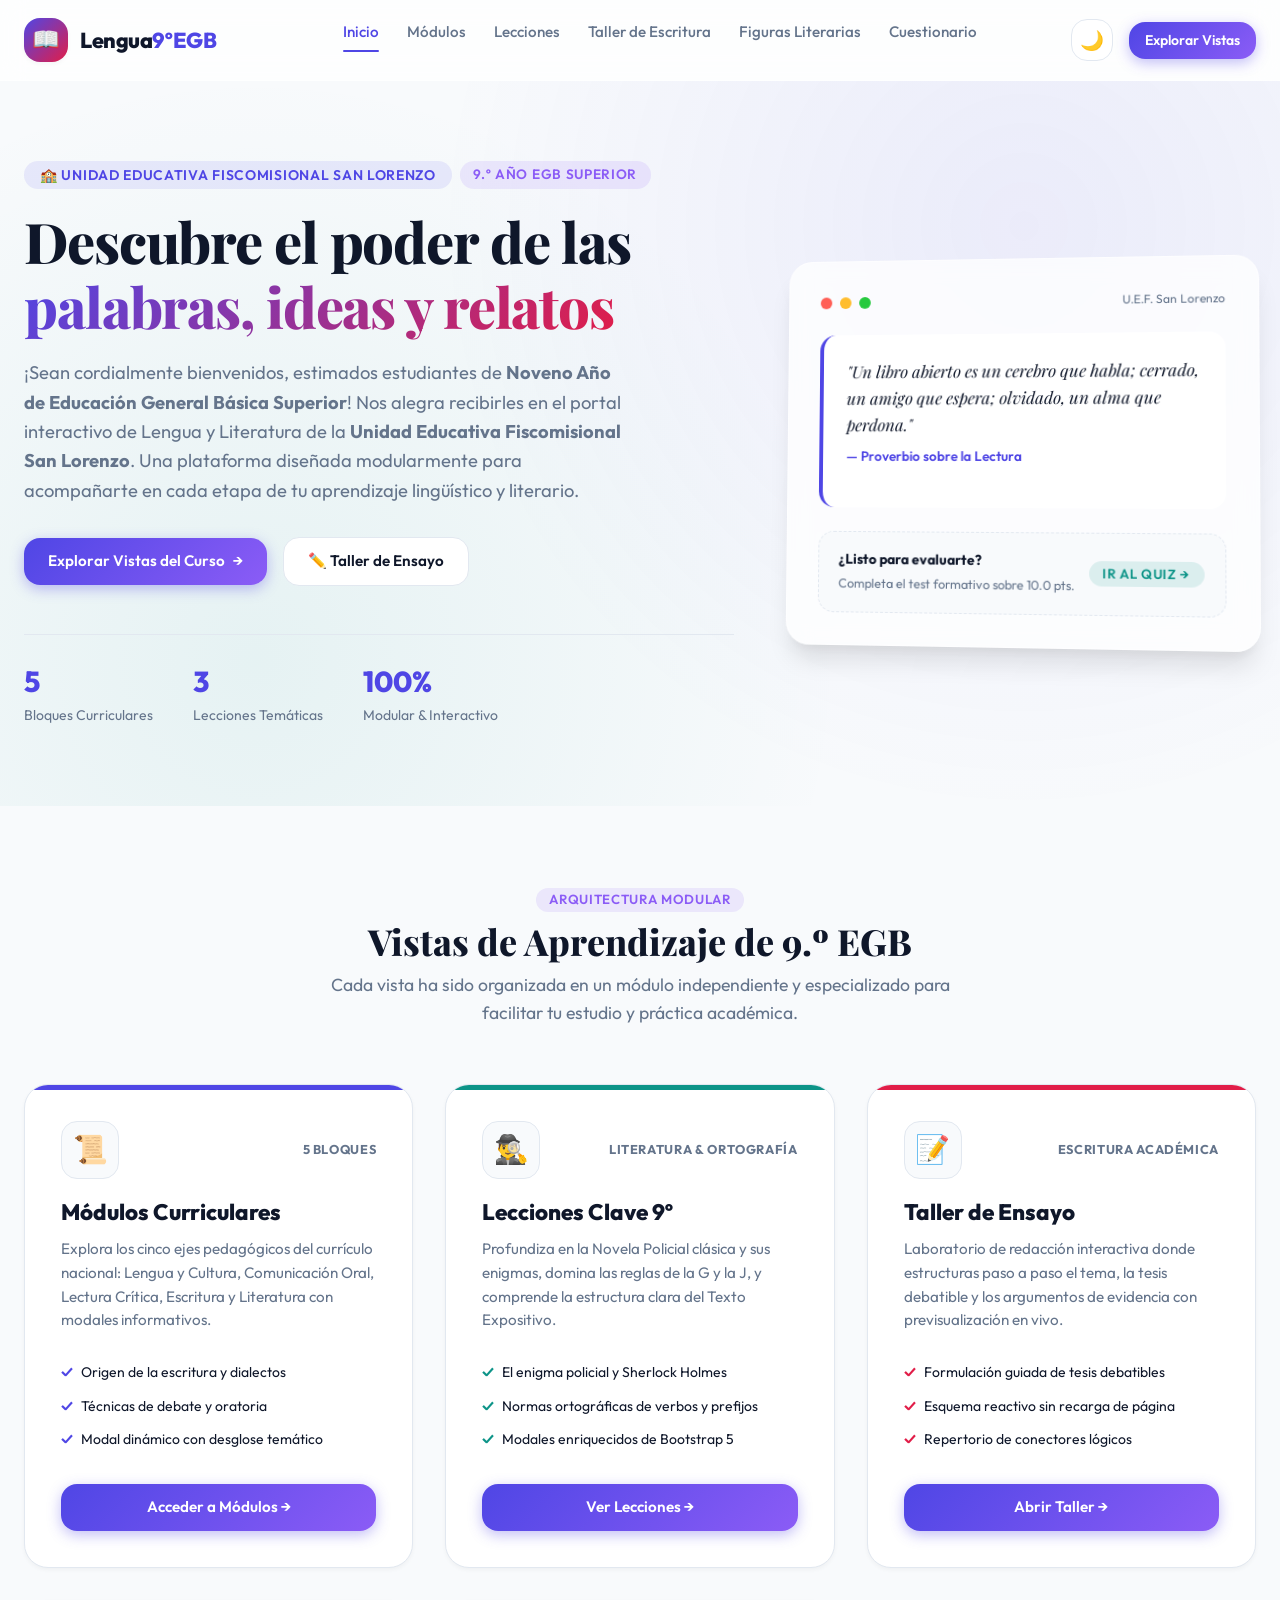
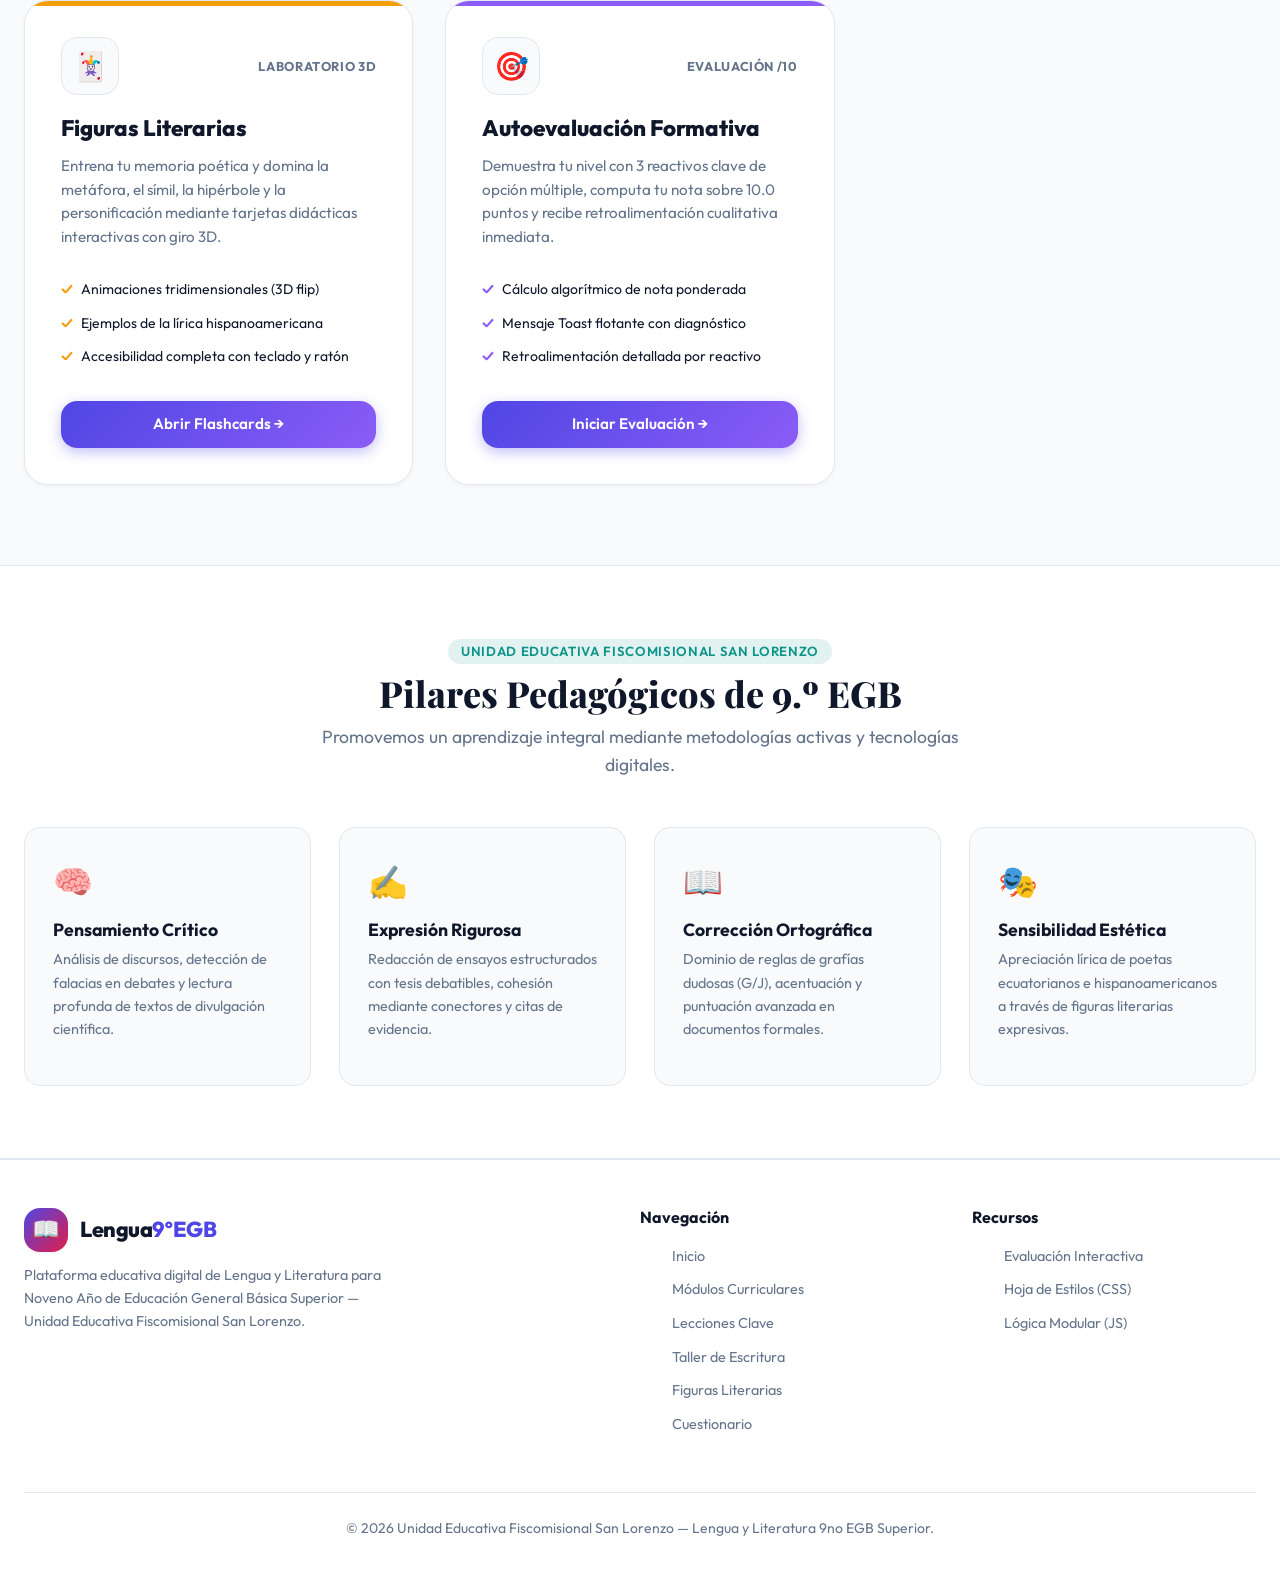
<file: index.html>
<!DOCTYPE html>
<html lang="es">

<head>
    <meta charset="UTF-8">
    <meta name="viewport" content="width=device-width, initial-scale=1.0">
    <meta name="description"
        content="Portal Educativo Interactivo de Lengua y Literatura para 9no Año de Educación General Básica Superior — Unidad Educativa Fiscomisional San Lorenzo. Módulos, lecciones, taller de ensayo, figuras literarias y autoevaluación.">
    <meta name="keywords"
        content="Lengua y Literatura, 9no EGB, Portal Educativo, Novela Policial, Ensayo Argumentativo, Figuras Literarias, San Lorenzo">
    <meta name="author" content="Lengua & Literatura 9no EGB - U.E.F. San Lorenzo">
    <title>Lengua y Literatura - 9º Año EGB | Portal Educativo Interactivo</title>

    <!-- Bootstrap 5 CSS & Modular Stylesheet -->
    <link href="https://cdn.jsdelivr.net/npm/bootstrap@5.3.3/dist/css/bootstrap.min.css" rel="stylesheet"
        integrity="sha384-QWTKZyjpPEjISv5WaRU9OFeRpok6YctnYmDr5pNlyT2bRjXh0JMhjY6hW+ALEwIH" crossorigin="anonymous">
    <link rel="stylesheet" href="css/style.css">
</head>

<body>

    <!-- ==========================================
         HEADER Y NAVEGACIÓN
         ========================================== -->
    <header class="header">
        <div class="container header-container">
            <a href="index.html" class="logo" id="main-logo">
                <div class="logo-icon">📖</div>
                <div class="logo-text">Lengua<span>9ºEGB</span></div>
            </a>

            <nav>
                <ul class="nav-links">
                    <li><a href="index.html" class="nav-link active">Inicio</a></li>
                    <li><a href="views/modulos.html" class="nav-link">Módulos</a></li>
                    <li><a href="views/lecciones.html" class="nav-link">Lecciones</a></li>
                    <li><a href="views/taller.html" class="nav-link">Taller de Escritura</a></li>
                    <li><a href="views/figuras.html" class="nav-link">Figuras Literarias</a></li>
                    <li><a href="views/cuestionario.html" class="nav-link">Cuestionario</a></li>
                </ul>
            </nav>

            <div class="header-actions">
                <button class="btn btn-icon theme-toggle" id="theme-toggle" aria-label="Cambiar tema de color">
                    🌙
                </button>
                <a href="#hub-modulos" class="btn btn-primary"
                    style="padding: 0.5rem 1rem; font-size: 0.875rem;">Explorar Vistas</a>
            </div>
        </div>
    </header>

    <main>
        <!-- ==========================================
             HERO SECTION
             ========================================== -->
        <section class="hero" id="inicio">
            <div class="container hero-grid">
                <div class="hero-content">
                    <div class="hero-tag" style="display: flex; gap: 0.5rem; flex-wrap: wrap; align-items: center;">
                        <span class="badge badge-primary" style="font-size: 0.875rem; padding: 0.45rem 1rem;">
                            🏫 Unidad Educativa Fiscomisional San Lorenzo
                        </span>
                        <span class="badge badge-purple" style="font-size: 0.85rem; padding: 0.45rem 0.85rem;">
                            9.º Año EGB Superior
                        </span>
                    </div>
                    <h1 class="hero-title">
                        Descubre el poder de las <span class="gradient-text">palabras, ideas y relatos</span>
                    </h1>
                    <p class="hero-description">
                        ¡Sean cordialmente bienvenidos, estimados estudiantes de <strong>Noveno Año de Educación General
                            Básica Superior</strong>! Nos alegra recibirles en el portal interactivo de Lengua y
                        Literatura de la <strong>Unidad Educativa Fiscomisional San Lorenzo</strong>. Una plataforma
                        diseñada modularmente para acompañarte en cada etapa de tu aprendizaje lingüístico y literario.
                    </p>
                    <div class="hero-buttons">
                        <a href="#hub-modulos" class="btn btn-primary">
                            <span>Explorar Vistas del Curso</span>
                            <span>→</span>
                        </a>
                        <a href="views/taller.html" class="btn btn-secondary">
                            <span>✏️ Taller de Ensayo</span>
                        </a>
                    </div>
                    <div class="hero-stats">
                        <div class="stat-item">
                            <h4>5</h4>
                            <p>Bloques Curriculares</p>
                        </div>
                        <div class="stat-item">
                            <h4>3</h4>
                            <p>Lecciones Temáticas</p>
                        </div>
                        <div class="stat-item">
                            <h4>100%</h4>
                            <p>Modular & Interactivo</p>
                        </div>
                    </div>
                </div>

                <div class="hero-card-visual">
                    <div class="visual-header">
                        <span class="dot dot-red"></span>
                        <span class="dot dot-yellow"></span>
                        <span class="dot dot-green"></span>
                        <span style="font-size:0.75rem; color:var(--text-muted); margin-left: auto;">U.E.F. San Lorenzo</span>
                    </div>
                    <div class="quote-box">
                        <p class="quote-text">"Un libro abierto es un cerebro que habla; cerrado, un amigo que espera;
                            olvidado, un alma que perdona."</p>
                        <p class="quote-author">— Proverbio sobre la Lectura</p>
                    </div>
                    <div class="quick-quiz-preview">
                        <div>
                            <strong style="font-size:0.875rem; display:block;">¿Listo para evaluarte?</strong>
                            <span style="font-size:0.8rem; color:var(--text-muted);">Completa el test formativo sobre 10.0 pts.</span>
                        </div>
                        <a href="views/cuestionario.html" class="badge badge-emerald" style="text-decoration:none;">Ir al Quiz →</a>
                    </div>
                </div>
            </div>
        </section>

        <!-- ==========================================
             HUB DE VISTAS Y MÓDULOS DE APRENDIZAJE
             ========================================== -->
        <section class="portal-hub-section" id="hub-modulos">
            <div class="container">
                <div style="text-align: center; max-width: 680px; margin: 0 auto 3.5rem;">
                    <span class="badge badge-purple mb-2">Arquitectura Modular</span>
                    <h2 class="section-title">Vistas de Aprendizaje de 9.º EGB</h2>
                    <p class="section-subtitle">Cada vista ha sido organizada en un módulo independiente y especializado para facilitar tu estudio y práctica académica.</p>
                </div>

                <div class="portal-hub-grid">
                    <!-- Tarjeta 1: Bloques Curriculares -->
                    <article class="portal-hub-card hub-modulos">
                        <div class="portal-hub-header">
                            <div class="portal-hub-icon">📜</div>
                            <span class="portal-hub-badge">5 Bloques</span>
                        </div>
                        <h3 class="portal-hub-title">Módulos Curriculares</h3>
                        <p class="portal-hub-desc">
                            Explora los cinco ejes pedagógicos del currículo nacional: Lengua y Cultura, Comunicación Oral, Lectura Crítica, Escritura y Literatura con modales informativos.
                        </p>
                        <ul class="portal-hub-features">
                            <li>Origen de la escritura y dialectos</li>
                            <li>Técnicas de debate y oratoria</li>
                            <li>Modal dinámico con desglose temático</li>
                        </ul>
                        <div class="portal-hub-action">
                            <a href="views/modulos.html" class="btn btn-primary w-100">
                                Acceder a Módulos →
                            </a>
                        </div>
                    </article>

                    <!-- Tarjeta 2: Lecciones Clave -->
                    <article class="portal-hub-card hub-lecciones">
                        <div class="portal-hub-header">
                            <div class="portal-hub-icon">🕵️‍♂️</div>
                            <span class="portal-hub-badge">Literatura & Ortografía</span>
                        </div>
                        <h3 class="portal-hub-title">Lecciones Clave 9º</h3>
                        <p class="portal-hub-desc">
                            Profundiza en la Novela Policial clásica y sus enigmas, domina las reglas de la G y la J, y comprende la estructura clara del Texto Expositivo.
                        </p>
                        <ul class="portal-hub-features">
                            <li>El enigma policial y Sherlock Holmes</li>
                            <li>Normas ortográficas de verbos y prefijos</li>
                            <li>Modales enriquecidos de Bootstrap 5</li>
                        </ul>
                        <div class="portal-hub-action">
                            <a href="views/lecciones.html" class="btn btn-primary w-100">
                                Ver Lecciones →
                            </a>
                        </div>
                    </article>

                    <!-- Tarjeta 3: Taller de Redacción -->
                    <article class="portal-hub-card hub-taller">
                        <div class="portal-hub-header">
                            <div class="portal-hub-icon">📝</div>
                            <span class="portal-hub-badge">Escritura Académica</span>
                        </div>
                        <h3 class="portal-hub-title">Taller de Ensayo</h3>
                        <p class="portal-hub-desc">
                            Laboratorio de redacción interactiva donde estructuras paso a paso el tema, la tesis debatible y los argumentos de evidencia con previsualización en vivo.
                        </p>
                        <ul class="portal-hub-features">
                            <li>Formulación guiada de tesis debatibles</li>
                            <li>Esquema reactivo sin recarga de página</li>
                            <li>Repertorio de conectores lógicos</li>
                        </ul>
                        <div class="portal-hub-action">
                            <a href="views/taller.html" class="btn btn-primary w-100">
                                Abrir Taller →
                            </a>
                        </div>
                    </article>

                    <!-- Tarjeta 4: Figuras Literarias -->
                    <article class="portal-hub-card hub-figuras">
                        <div class="portal-hub-header">
                            <div class="portal-hub-icon">🃏</div>
                            <span class="portal-hub-badge">Laboratorio 3D</span>
                        </div>
                        <h3 class="portal-hub-title">Figuras Literarias</h3>
                        <p class="portal-hub-desc">
                            Entrena tu memoria poética y domina la metáfora, el símil, la hipérbole y la personificación mediante tarjetas didácticas interactivas con giro 3D.
                        </p>
                        <ul class="portal-hub-features">
                            <li>Animaciones tridimensionales (3D flip)</li>
                            <li>Ejemplos de la lírica hispanoamericana</li>
                            <li>Accesibilidad completa con teclado y ratón</li>
                        </ul>
                        <div class="portal-hub-action">
                            <a href="views/figuras.html" class="btn btn-primary w-100">
                                Abrir Flashcards →
                            </a>
                        </div>
                    </article>

                    <!-- Tarjeta 5: Autoevaluación -->
                    <article class="portal-hub-card hub-cuestionario">
                        <div class="portal-hub-header">
                            <div class="portal-hub-icon">🎯</div>
                            <span class="portal-hub-badge">Evaluación /10</span>
                        </div>
                        <h3 class="portal-hub-title">Autoevaluación Formativa</h3>
                        <p class="portal-hub-desc">
                            Demuestra tu nivel con 3 reactivos clave de opción múltiple, computa tu nota sobre 10.0 puntos y recibe retroalimentación cualitativa inmediata.
                        </p>
                        <ul class="portal-hub-features">
                            <li>Cálculo algorítmico de nota ponderada</li>
                            <li>Mensaje Toast flotante con diagnóstico</li>
                            <li>Retroalimentación detallada por reactivo</li>
                        </ul>
                        <div class="portal-hub-action">
                            <a href="views/cuestionario.html" class="btn btn-primary w-100">
                                Iniciar Evaluación →
                            </a>
                        </div>
                    </article>
                </div>
            </div>
        </section>

        <!-- ==========================================
             ENFOQUE PEDAGÓGICO INSTITUCIONAL
             ========================================== -->
        <section class="pedagogy-section">
            <div class="container">
                <div style="text-align: center; max-width: 650px; margin: 0 auto 3rem;">
                    <span class="badge badge-emerald mb-2">Unidad Educativa Fiscomisional San Lorenzo</span>
                    <h2 class="section-title">Pilares Pedagógicos de 9.º EGB</h2>
                    <p class="section-subtitle">Promovemos un aprendizaje integral mediante metodologías activas y tecnologías digitales.</p>
                </div>

                <div class="pedagogy-grid">
                    <div class="pedagogy-item">
                        <span style="font-size: 2rem;">🧠</span>
                        <h4>Pensamiento Crítico</h4>
                        <p>Análisis de discursos, detección de falacias en debates y lectura profunda de textos de divulgación científica.</p>
                    </div>

                    <div class="pedagogy-item">
                        <span style="font-size: 2rem;">✍️</span>
                        <h4>Expresión Rigurosa</h4>
                        <p>Redacción de ensayos estructurados con tesis debatibles, cohesión mediante conectores y citas de evidencia.</p>
                    </div>

                    <div class="pedagogy-item">
                        <span style="font-size: 2rem;">📖</span>
                        <h4>Corrección Ortográfica</h4>
                        <p>Dominio de reglas de grafías dudosas (G/J), acentuación y puntuación avanzada en documentos formales.</p>
                    </div>

                    <div class="pedagogy-item">
                        <span style="font-size: 2rem;">🎭</span>
                        <h4>Sensibilidad Estética</h4>
                        <p>Apreciación lírica de poetas ecuatorianos e hispanoamericanos a través de figuras literarias expresivas.</p>
                    </div>
                </div>
            </div>
        </section>
    </main>

    <!-- ==========================================
         FOOTER
         ========================================== -->
    <footer class="footer">
        <div class="container">
            <div class="footer-grid">
                <div class="footer-brand">
                    <a href="index.html" class="logo">
                        <div class="logo-icon">📖</div>
                        <div class="logo-text">Lengua<span>9ºEGB</span></div>
                    </a>
                    <p>Plataforma educativa digital de Lengua y Literatura para Noveno Año de Educación General Básica Superior — Unidad Educativa Fiscomisional San Lorenzo.</p>
                </div>

                <div class="footer-column">
                    <h5>Navegación</h5>
                    <ul class="footer-links">
                        <li><a href="index.html">Inicio</a></li>
                        <li><a href="views/modulos.html">Módulos Curriculares</a></li>
                        <li><a href="views/lecciones.html">Lecciones Clave</a></li>
                        <li><a href="views/taller.html">Taller de Escritura</a></li>
                        <li><a href="views/figuras.html">Figuras Literarias</a></li>
                        <li><a href="views/cuestionario.html">Cuestionario</a></li>
                    </ul>
                </div>

                <div class="footer-column">
                    <h5>Recursos</h5>
                    <ul class="footer-links">
                        <li><a href="views/cuestionario.html">Evaluación Interactiva</a></li>
                        <li><a href="css/style.css" target="_blank">Hoja de Estilos (CSS)</a></li>
                        <li><a href="js/main.js" target="_blank">Lógica Modular (JS)</a></li>
                    </ul>
                </div>
            </div>

            <div class="footer-bottom">
                <p>&copy; 2026 Unidad Educativa Fiscomisional San Lorenzo — Lengua y Literatura 9no EGB Superior.</p>
            </div>
        </div>
    </footer>

    <!-- Scripts Modulares -->
    <script src="https://cdn.jsdelivr.net/npm/bootstrap@5.3.3/dist/js/bootstrap.bundle.min.js"
        integrity="sha384-YvpcrYf0tY3lHB60NNkmXc5s9fDVZLESaAA55NDzOxhy9GkcIdslK1eN7N6jIeHz"
        crossorigin="anonymous"></script>
    <script src="js/modules/theme.js"></script>
    <script src="js/modules/navigation.js"></script>
    <script src="js/main.js"></script>
</body>

</html>
</file>
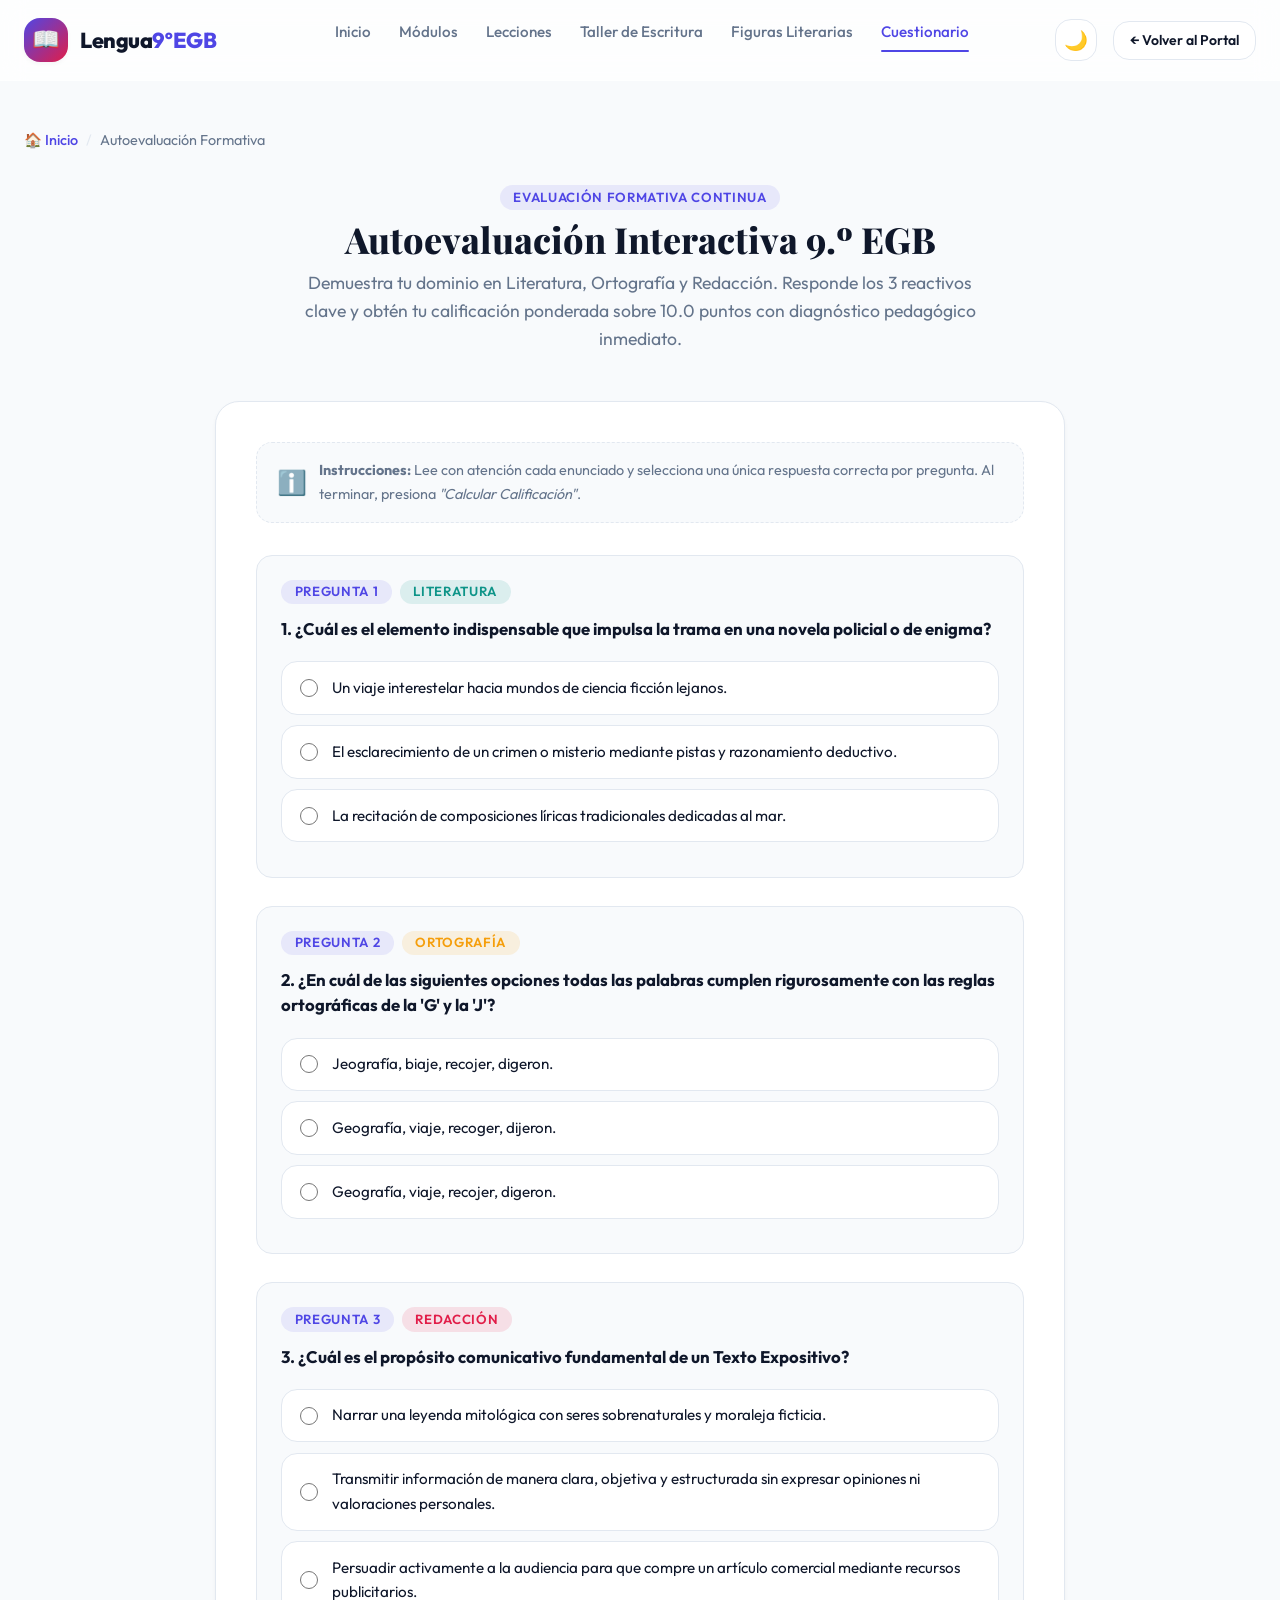
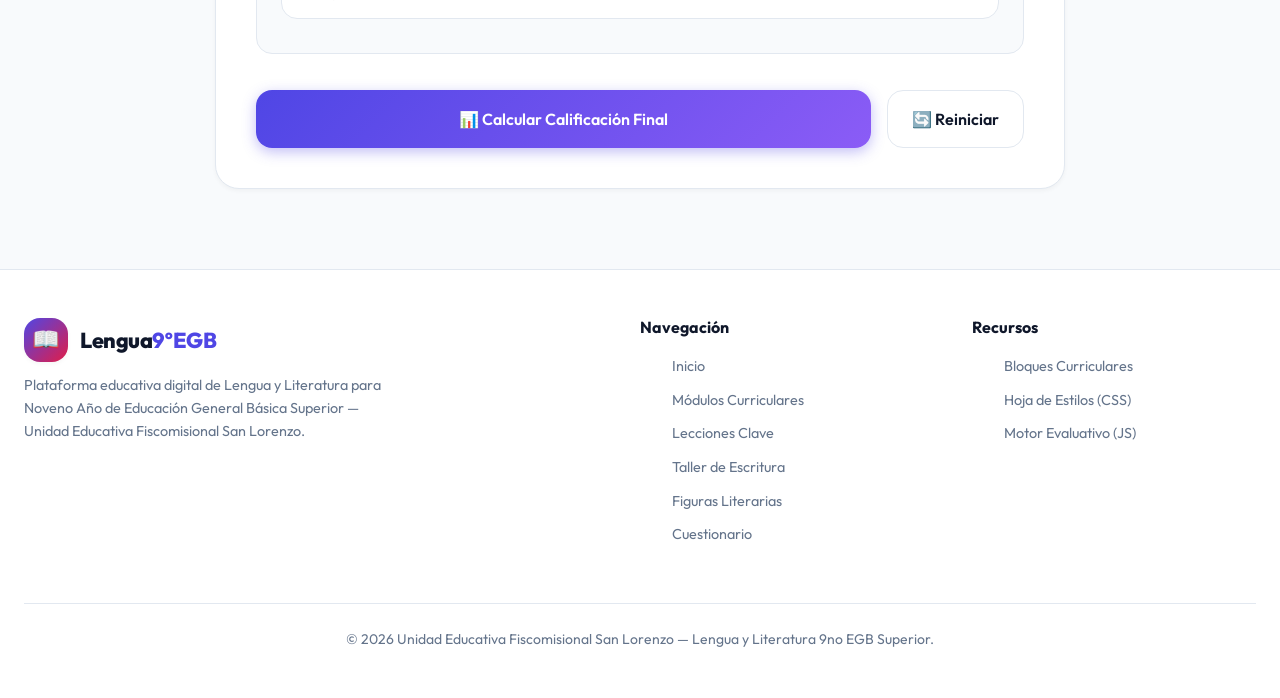
<file: views/cuestionario.html>
<!DOCTYPE html>
<html lang="es">

<head>
    <meta charset="UTF-8">
    <meta name="viewport" content="width=device-width, initial-scale=1.0">
    <meta name="description"
        content="Autoevaluación Interactiva de Lengua y Literatura para 9.º Año EGB Superior. Evalúa tus conocimientos en Novela Policial, Ortografía G/J y Texto Expositivo con nota sobre 10.0 puntos.">
    <meta name="author" content="Lengua & Literatura 9no EGB - U.E.F. San Lorenzo">
    <title>Autoevaluación Formativa | Lengua y Literatura 9º EGB</title>

    <!-- Bootstrap 5 CSS & Custom Modular Stylesheet -->
    <link href="https://cdn.jsdelivr.net/npm/bootstrap@5.3.3/dist/css/bootstrap.min.css" rel="stylesheet"
        integrity="sha384-QWTKZyjpPEjISv5WaRU9OFeRpok6YctnYmDr5pNlyT2bRjXh0JMhjY6hW+ALEwIH" crossorigin="anonymous">
    <link rel="stylesheet" href="../css/style.css">
</head>

<body>

    <!-- ==========================================
         HEADER Y NAVEGACIÓN
         ========================================== -->
    <header class="header">
        <div class="container header-container">
            <a href="../index.html" class="logo" id="main-logo">
                <div class="logo-icon">📖</div>
                <div class="logo-text">Lengua<span>9ºEGB</span></div>
            </a>

            <nav>
                <ul class="nav-links">
                    <li><a href="../index.html" class="nav-link">Inicio</a></li>
                    <li><a href="modulos.html" class="nav-link">Módulos</a></li>
                    <li><a href="lecciones.html" class="nav-link">Lecciones</a></li>
                    <li><a href="taller.html" class="nav-link">Taller de Escritura</a></li>
                    <li><a href="figuras.html" class="nav-link">Figuras Literarias</a></li>
                    <li><a href="cuestionario.html" class="nav-link active">Cuestionario</a></li>
                </ul>
            </nav>

            <div class="header-actions">
                <button class="btn btn-icon theme-toggle" id="theme-toggle" aria-label="Cambiar tema de color">
                    🌙
                </button>
                <a href="../index.html" class="btn btn-secondary"
                    style="padding: 0.5rem 1rem; font-size: 0.875rem;">← Volver al Portal</a>
            </div>
        </div>
    </header>

    <main>
        <!-- ==========================================
             SECCIÓN DE AUTOEVALUACIÓN INTERACTIVA
             ========================================== -->
        <section class="quiz-section">
            <div class="container">
                <!-- Breadcrumb -->
                <div class="view-breadcrumb">
                    <a href="../index.html">🏠 Inicio</a>
                    <span class="separator">/</span>
                    <span>Autoevaluación Formativa</span>
                </div>

                <div style="text-align: center; max-width: 680px; margin: 0 auto 3rem;">
                    <span class="badge badge-primary mb-2">Evaluación Formativa Continua</span>
                    <h1 class="section-title">Autoevaluación Interactiva 9.º EGB</h1>
                    <p class="section-subtitle">Demuestra tu dominio en Literatura, Ortografía y Redacción. Responde los 3 reactivos clave y obtén tu calificación ponderada sobre 10.0 puntos con diagnóstico pedagógico inmediato.</p>
                </div>

                <div class="quiz-container-card">
                    <div class="quiz-instructions">
                        <span style="font-size: 1.5rem;">ℹ️</span>
                        <div>
                            <strong>Instrucciones:</strong> Lee con atención cada enunciado y selecciona una única respuesta correcta por pregunta. Al terminar, presiona <em>"Calcular Calificación"</em>.
                        </div>
                    </div>

                    <form id="autoevaluacion-form" onsubmit="event.preventDefault();">
                        <!-- Pregunta 1: La Novela Policial -->
                        <div class="quiz-question-block">
                            <div class="quiz-question-header">
                                <span class="badge badge-primary">Pregunta 1</span>
                                <span class="badge badge-emerald">Literatura</span>
                            </div>
                            <h2 class="quiz-question-title">
                                1. ¿Cuál es el elemento indispensable que impulsa la trama en una novela policial o de enigma?
                            </h2>

                            <label class="quiz-option-label">
                                <input type="radio" name="q1" value="0">
                                <span>Un viaje interestelar hacia mundos de ciencia ficción lejanos.</span>
                            </label>
                            <label class="quiz-option-label">
                                <input type="radio" name="q1" value="1">
                                <span>El esclarecimiento de un crimen o misterio mediante pistas y razonamiento deductivo.</span>
                            </label>
                            <label class="quiz-option-label">
                                <input type="radio" name="q1" value="0">
                                <span>La recitación de composiciones líricas tradicionales dedicadas al mar.</span>
                            </label>
                        </div>

                        <!-- Pregunta 2: Uso de la 'G' y la 'J' -->
                        <div class="quiz-question-block">
                            <div class="quiz-question-header">
                                <span class="badge badge-primary">Pregunta 2</span>
                                <span class="badge badge-amber">Ortografía</span>
                            </div>
                            <h2 class="quiz-question-title">
                                2. ¿En cuál de las siguientes opciones todas las palabras cumplen rigurosamente con las reglas ortográficas de la 'G' y la 'J'?
                            </h2>

                            <label class="quiz-option-label">
                                <input type="radio" name="q2" value="0">
                                <span>Jeografía, biaje, recojer, digeron.</span>
                            </label>
                            <label class="quiz-option-label">
                                <input type="radio" name="q2" value="1">
                                <span>Geografía, viaje, recoger, dijeron.</span>
                            </label>
                            <label class="quiz-option-label">
                                <input type="radio" name="q2" value="0">
                                <span>Geografía, viaje, recojer, digeron.</span>
                            </label>
                        </div>

                        <!-- Pregunta 3: El Texto Expositivo -->
                        <div class="quiz-question-block">
                            <div class="quiz-question-header">
                                <span class="badge badge-primary">Pregunta 3</span>
                                <span class="badge badge-rose">Redacción</span>
                            </div>
                            <h2 class="quiz-question-title">
                                3. ¿Cuál es el propósito comunicativo fundamental de un Texto Expositivo?
                            </h2>

                            <label class="quiz-option-label">
                                <input type="radio" name="q3" value="0">
                                <span>Narrar una leyenda mitológica con seres sobrenaturales y moraleja ficticia.</span>
                            </label>
                            <label class="quiz-option-label">
                                <input type="radio" name="q3" value="1">
                                <span>Transmitir información de manera clara, objetiva y estructurada sin expresar opiniones ni valoraciones personales.</span>
                            </label>
                            <label class="quiz-option-label">
                                <input type="radio" name="q3" value="0">
                                <span>Persuadir activamente a la audiencia para que compre un artículo comercial mediante recursos publicitarios.</span>
                            </label>
                        </div>

                        <!-- Botones de Acción -->
                        <div class="d-flex flex-wrap gap-3 pt-2">
                            <button type="button" id="btn-calcular-calificacion"
                                class="btn btn-primary flex-grow-1 py-3 fs-6">
                                📊 Calcular Calificación Final
                            </button>
                            <button type="button" id="btn-reiniciar-cuestionario"
                                class="btn btn-secondary py-3 px-4 fs-6">
                                🔄 Reiniciar
                            </button>
                        </div>
                    </form>
                </div>
            </div>
        </section>
    </main>

    <!-- ==========================================
         FOOTER
         ========================================== -->
    <footer class="footer">
        <div class="container">
            <div class="footer-grid">
                <div class="footer-brand">
                    <a href="../index.html" class="logo">
                        <div class="logo-icon">📖</div>
                        <div class="logo-text">Lengua<span>9ºEGB</span></div>
                    </a>
                    <p>Plataforma educativa digital de Lengua y Literatura para Noveno Año de Educación General Básica Superior — Unidad Educativa Fiscomisional San Lorenzo.</p>
                </div>

                <div class="footer-column">
                    <h5>Navegación</h5>
                    <ul class="footer-links">
                        <li><a href="../index.html">Inicio</a></li>
                        <li><a href="modulos.html">Módulos Curriculares</a></li>
                        <li><a href="lecciones.html">Lecciones Clave</a></li>
                        <li><a href="taller.html">Taller de Escritura</a></li>
                        <li><a href="figuras.html">Figuras Literarias</a></li>
                        <li><a href="cuestionario.html">Cuestionario</a></li>
                    </ul>
                </div>

                <div class="footer-column">
                    <h5>Recursos</h5>
                    <ul class="footer-links">
                        <li><a href="modulos.html">Bloques Curriculares</a></li>
                        <li><a href="../css/style.css" target="_blank">Hoja de Estilos (CSS)</a></li>
                        <li><a href="../js/modules/quizEvaluation.js" target="_blank">Motor Evaluativo (JS)</a></li>
                    </ul>
                </div>
            </div>

            <div class="footer-bottom">
                <p>&copy; 2026 Unidad Educativa Fiscomisional San Lorenzo — Lengua y Literatura 9no EGB Superior.</p>
            </div>
        </div>
    </footer>

    <!-- Scripts Modulares -->
    <script src="https://cdn.jsdelivr.net/npm/bootstrap@5.3.3/dist/js/bootstrap.bundle.min.js"
        integrity="sha384-YvpcrYf0tY3lHB60NNkmXc5s9fDVZLESaAA55NDzOxhy9GkcIdslK1eN7N6jIeHz"
        crossorigin="anonymous"></script>
    <script src="../js/modules/theme.js"></script>
    <script src="../js/modules/navigation.js"></script>
    <script src="../js/modules/toast.js"></script>
    <script src="../js/modules/quizEvaluation.js"></script>
    <script src="../js/main.js"></script>
</body>

</html>
</file>
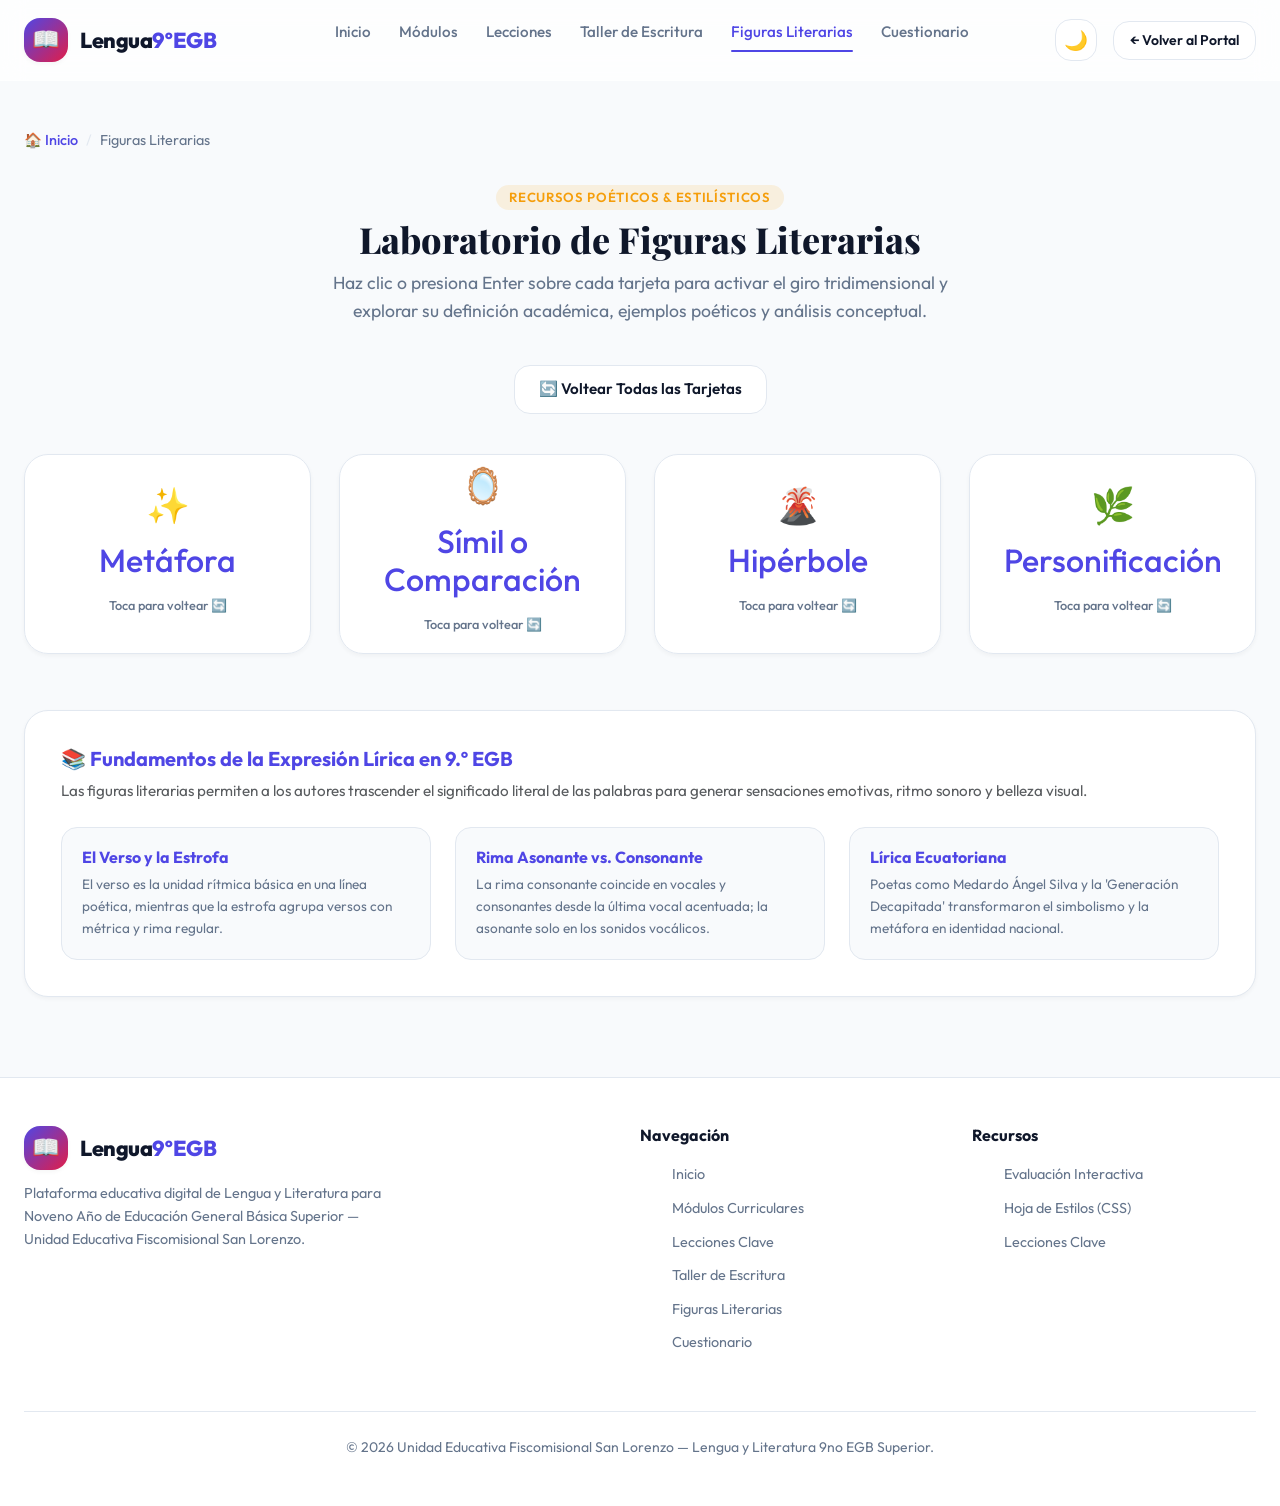
<file: views/figuras.html>
<!DOCTYPE html>
<html lang="es">

<head>
    <meta charset="UTF-8">
    <meta name="viewport" content="width=device-width, initial-scale=1.0">
    <meta name="description"
        content="Laboratorio Interactivo de Figuras Literarias para 9.º Año EGB Superior. Flashcards 3D de Metáfora, Símil, Hipérbole y Personificación con ejemplos y análisis.">
    <meta name="author" content="Lengua & Literatura 9no EGB - U.E.F. San Lorenzo">
    <title>Figuras Literarias | Lengua y Literatura 9º EGB</title>

    <!-- Bootstrap 5 CSS & Custom Modular Stylesheet -->
    <link href="https://cdn.jsdelivr.net/npm/bootstrap@5.3.3/dist/css/bootstrap.min.css" rel="stylesheet"
        integrity="sha384-QWTKZyjpPEjISv5WaRU9OFeRpok6YctnYmDr5pNlyT2bRjXh0JMhjY6hW+ALEwIH" crossorigin="anonymous">
    <link rel="stylesheet" href="../css/style.css">
</head>

<body>

    <!-- ==========================================
         HEADER Y NAVEGACIÓN
         ========================================== -->
    <header class="header">
        <div class="container header-container">
            <a href="../index.html" class="logo" id="main-logo">
                <div class="logo-icon">📖</div>
                <div class="logo-text">Lengua<span>9ºEGB</span></div>
            </a>

            <nav>
                <ul class="nav-links">
                    <li><a href="../index.html" class="nav-link">Inicio</a></li>
                    <li><a href="modulos.html" class="nav-link">Módulos</a></li>
                    <li><a href="lecciones.html" class="nav-link">Lecciones</a></li>
                    <li><a href="taller.html" class="nav-link">Taller de Escritura</a></li>
                    <li><a href="figuras.html" class="nav-link active">Figuras Literarias</a></li>
                    <li><a href="cuestionario.html" class="nav-link">Cuestionario</a></li>
                </ul>
            </nav>

            <div class="header-actions">
                <button class="btn btn-icon theme-toggle" id="theme-toggle" aria-label="Cambiar tema de color">
                    🌙
                </button>
                <a href="../index.html" class="btn btn-secondary"
                    style="padding: 0.5rem 1rem; font-size: 0.875rem;">← Volver al Portal</a>
            </div>
        </div>
    </header>

    <main>
        <!-- ==========================================
             LABORATORIO DE FIGURAS LITERARIAS (FLASHCARDS 3D)
             ========================================== -->
        <section class="flashcards-section">
            <div class="container">
                <!-- Breadcrumb -->
                <div class="view-breadcrumb">
                    <a href="../index.html">🏠 Inicio</a>
                    <span class="separator">/</span>
                    <span>Figuras Literarias</span>
                </div>

                <div style="text-align: center; max-width: 680px; margin: 0 auto 2.5rem;">
                    <span class="badge badge-amber mb-2">Recursos Poéticos & Estilísticos</span>
                    <h1 class="section-title">Laboratorio de Figuras Literarias</h1>
                    <p class="section-subtitle">Haz clic o presiona Enter sobre cada tarjeta para activar el giro tridimensional y explorar su definición académica, ejemplos poéticos y análisis conceptual.</p>
                    
                    <button type="button" class="btn btn-secondary" id="btn-voltear-todas">
                        🔄 Voltear Todas las Tarjetas
                    </button>
                </div>

                <div class="figures-grid">
                    <!-- Metáfora -->
                    <div class="flashcard">
                        <div class="flashcard-inner">
                            <div class="flashcard-front">
                                <span class="card-icon">✨</span>
                                <h2>Metáfora</h2>
                                <p>Toca para voltear 🔄</p>
                            </div>
                            <div class="flashcard-back">
                                <strong>Identificación directa entre dos términos basada en una relación de semejanza.</strong>
                                <em>"Las perlas de tu boca brillan al sonreír"<br><small>(Perlas = Dientes blancos)</small></em>
                            </div>
                        </div>
                    </div>

                    <!-- Símil -->
                    <div class="flashcard">
                        <div class="flashcard-inner">
                            <div class="flashcard-front">
                                <span class="card-icon">🪞</span>
                                <h2>Símil o Comparación</h2>
                                <p>Toca para voltear 🔄</p>
                            </div>
                            <div class="flashcard-back">
                                <strong>Comparación explícita mediante nexos comparativos como 'como', 'cual' o 'parece'.</strong>
                                <em>"Su mirada era fría y distante como el hielo del páramo"</em>
                            </div>
                        </div>
                    </div>

                    <!-- Hipérbole -->
                    <div class="flashcard">
                        <div class="flashcard-inner">
                            <div class="flashcard-front">
                                <span class="card-icon">🌋</span>
                                <h2>Hipérbole</h2>
                                <p>Toca para voltear 🔄</p>
                            </div>
                            <div class="flashcard-back">
                                <strong>Exageración intencionada de la realidad para maximizar o minimizar la emoción estética.</strong>
                                <em>"Tanto dolor se agrupa en mi costado que, por doler, me duele hasta el aliento"</em>
                            </div>
                        </div>
                    </div>

                    <!-- Personificación -->
                    <div class="flashcard">
                        <div class="flashcard-inner">
                            <div class="flashcard-front">
                                <span class="card-icon">🌿</span>
                                <h2>Personificación</h2>
                                <p>Toca para voltear 🔄</p>
                            </div>
                            <div class="flashcard-back">
                                <strong>Atribución de características, emociones o acciones humanas a seres inanimados o animales.</strong>
                                <em>"La noche lloraba en silencio sobre los tejados del pueblo"</em>
                            </div>
                        </div>
                    </div>
                </div>

                <!-- Panel Teórico sobre la Lírica y Recursos Poéticos -->
                <div class="poetic-theory-card">
                    <h3 class="h5 fw-bold" style="color: var(--primary);">📚 Fundamentos de la Expresión Lírica en 9.º EGB</h3>
                    <p class="text-muted" style="font-size: 0.95rem;">
                        Las figuras literarias permiten a los autores trascender el significado literal de las palabras para generar sensaciones emotivas, ritmo sonoro y belleza visual.
                    </p>
                    
                    <div class="poetic-theory-grid">
                        <div class="theory-item">
                            <h5>El Verso y la Estrofa</h5>
                            <p>El verso es la unidad rítmica básica en una línea poética, mientras que la estrofa agrupa versos con métrica y rima regular.</p>
                        </div>
                        <div class="theory-item">
                            <h5>Rima Asonante vs. Consonante</h5>
                            <p>La rima consonante coincide en vocales y consonantes desde la última vocal acentuada; la asonante solo en los sonidos vocálicos.</p>
                        </div>
                        <div class="theory-item">
                            <h5>Lírica Ecuatoriana</h5>
                            <p>Poetas como Medardo Ángel Silva y la 'Generación Decapitada' transformaron el simbolismo y la metáfora en identidad nacional.</p>
                        </div>
                    </div>
                </div>
            </div>
        </section>
    </main>

    <!-- ==========================================
         FOOTER
         ========================================== -->
    <footer class="footer">
        <div class="container">
            <div class="footer-grid">
                <div class="footer-brand">
                    <a href="../index.html" class="logo">
                        <div class="logo-icon">📖</div>
                        <div class="logo-text">Lengua<span>9ºEGB</span></div>
                    </a>
                    <p>Plataforma educativa digital de Lengua y Literatura para Noveno Año de Educación General Básica Superior — Unidad Educativa Fiscomisional San Lorenzo.</p>
                </div>

                <div class="footer-column">
                    <h5>Navegación</h5>
                    <ul class="footer-links">
                        <li><a href="../index.html">Inicio</a></li>
                        <li><a href="modulos.html">Módulos Curriculares</a></li>
                        <li><a href="lecciones.html">Lecciones Clave</a></li>
                        <li><a href="taller.html">Taller de Escritura</a></li>
                        <li><a href="figuras.html">Figuras Literarias</a></li>
                        <li><a href="cuestionario.html">Cuestionario</a></li>
                    </ul>
                </div>

                <div class="footer-column">
                    <h5>Recursos</h5>
                    <ul class="footer-links">
                        <li><a href="cuestionario.html">Evaluación Interactiva</a></li>
                        <li><a href="../css/style.css" target="_blank">Hoja de Estilos (CSS)</a></li>
                        <li><a href="lecciones.html">Lecciones Clave</a></li>
                    </ul>
                </div>
            </div>

            <div class="footer-bottom">
                <p>&copy; 2026 Unidad Educativa Fiscomisional San Lorenzo — Lengua y Literatura 9no EGB Superior.</p>
            </div>
        </div>
    </footer>

    <!-- Scripts Modulares -->
    <script src="https://cdn.jsdelivr.net/npm/bootstrap@5.3.3/dist/js/bootstrap.bundle.min.js"
        integrity="sha384-YvpcrYf0tY3lHB60NNkmXc5s9fDVZLESaAA55NDzOxhy9GkcIdslK1eN7N6jIeHz"
        crossorigin="anonymous"></script>
    <script src="../js/modules/theme.js"></script>
    <script src="../js/modules/navigation.js"></script>
    <script src="../js/modules/flashcards.js"></script>
    <script src="../js/main.js"></script>
</body>

</html>
</file>
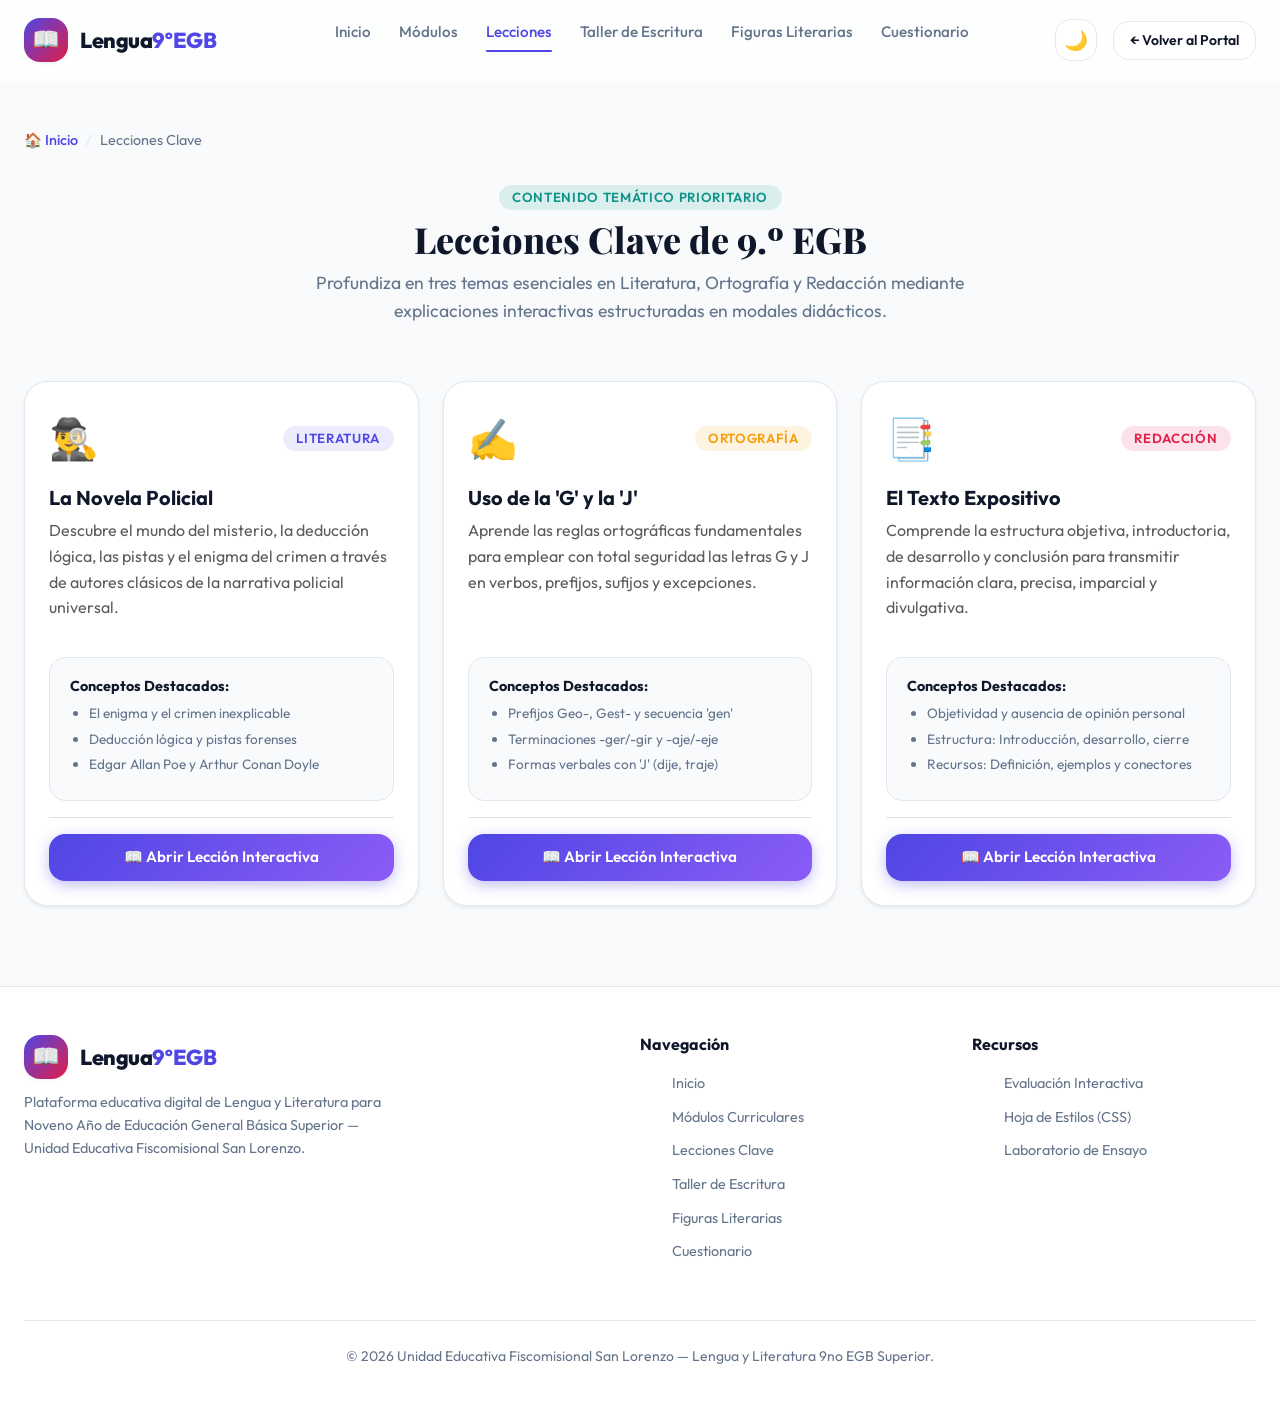
<file: views/lecciones.html>
<!DOCTYPE html>
<html lang="es">

<head>
    <meta charset="UTF-8">
    <meta name="viewport" content="width=device-width, initial-scale=1.0">
    <meta name="description"
        content="Lecciones Clave de Lengua y Literatura para 9.º Año EGB Superior. Novela Policial, Reglas de la G y J, y El Texto Expositivo.">
    <meta name="author" content="Lengua & Literatura 9no EGB - U.E.F. San Lorenzo">
    <title>Lecciones Clave | Lengua y Literatura 9º EGB</title>

    <!-- Bootstrap 5 CSS & Custom Modular Stylesheet -->
    <link href="https://cdn.jsdelivr.net/npm/bootstrap@5.3.3/dist/css/bootstrap.min.css" rel="stylesheet"
        integrity="sha384-QWTKZyjpPEjISv5WaRU9OFeRpok6YctnYmDr5pNlyT2bRjXh0JMhjY6hW+ALEwIH" crossorigin="anonymous">
    <link rel="stylesheet" href="../css/style.css">
</head>

<body>

    <!-- ==========================================
         HEADER Y NAVEGACIÓN
         ========================================== -->
    <header class="header">
        <div class="container header-container">
            <a href="../index.html" class="logo" id="main-logo">
                <div class="logo-icon">📖</div>
                <div class="logo-text">Lengua<span>9ºEGB</span></div>
            </a>

            <nav>
                <ul class="nav-links">
                    <li><a href="../index.html" class="nav-link">Inicio</a></li>
                    <li><a href="modulos.html" class="nav-link">Módulos</a></li>
                    <li><a href="lecciones.html" class="nav-link active">Lecciones</a></li>
                    <li><a href="taller.html" class="nav-link">Taller de Escritura</a></li>
                    <li><a href="figuras.html" class="nav-link">Figuras Literarias</a></li>
                    <li><a href="cuestionario.html" class="nav-link">Cuestionario</a></li>
                </ul>
            </nav>

            <div class="header-actions">
                <button class="btn btn-icon theme-toggle" id="theme-toggle" aria-label="Cambiar tema de color">
                    🌙
                </button>
                <a href="../index.html" class="btn btn-secondary"
                    style="padding: 0.5rem 1rem; font-size: 0.875rem;">← Volver al Portal</a>
            </div>
        </div>
    </header>

    <main>
        <!-- ==========================================
             SECCIÓN DE LECCIONES CLAVE DE 9NO EGB
             ========================================== -->
        <section class="lessons-section">
            <div class="container">
                <!-- Breadcrumb -->
                <div class="view-breadcrumb">
                    <a href="../index.html">🏠 Inicio</a>
                    <span class="separator">/</span>
                    <span>Lecciones Clave</span>
                </div>

                <div style="text-align: center; max-width: 680px; margin: 0 auto 3.5rem;">
                    <span class="badge badge-emerald mb-2">Contenido Temático Prioritario</span>
                    <h1 class="section-title">Lecciones Clave de 9.º EGB</h1>
                    <p class="section-subtitle">Profundiza en tres temas esenciales en Literatura, Ortografía y Redacción mediante explicaciones interactivas estructuradas en modales didácticos.</p>
                </div>

                <div class="row g-4">
                    <!-- Tarjeta 1: La Novela Policial -->
                    <div class="col-md-4">
                        <div class="card h-100 theme-card shadow-sm border-0">
                            <div class="card-body d-flex flex-column p-4">
                                <div class="d-flex align-items-center justify-content-between mb-3">
                                    <span class="fs-1">🕵️‍♂️</span>
                                    <span class="badge badge-primary">Literatura</span>
                                </div>
                                <h2 class="card-title h5 fw-bold mb-2">La Novela Policial</h2>
                                <p class="card-text text-muted flex-grow-1 fs-6">
                                    Descubre el mundo del misterio, la deducción lógica, las pistas y el enigma del crimen a través de autores clásicos de la narrativa policial universal.
                                </p>
                                <div class="lesson-summary-box mb-3">
                                    <h6>Conceptos Destacados:</h6>
                                    <ul>
                                        <li>El enigma y el crimen inexplicable</li>
                                        <li>Deducción lógica y pistas forenses</li>
                                        <li>Edgar Allan Poe y Arthur Conan Doyle</li>
                                    </ul>
                                </div>
                                <div class="pt-3 border-top mt-auto">
                                    <button type="button" class="btn btn-primary w-100" data-bs-toggle="modal"
                                        data-bs-target="#modalNovelaPolicial">
                                        📖 Abrir Lección Interactiva
                                    </button>
                                </div>
                            </div>
                        </div>
                    </div>

                    <!-- Tarjeta 2: Uso de la 'G' y la 'J' -->
                    <div class="col-md-4">
                        <div class="card h-100 theme-card shadow-sm border-0">
                            <div class="card-body d-flex flex-column p-4">
                                <div class="d-flex align-items-center justify-content-between mb-3">
                                    <span class="fs-1">✍️</span>
                                    <span class="badge badge-amber">Ortografía</span>
                                </div>
                                <h2 class="card-title h5 fw-bold mb-2">Uso de la 'G' y la 'J'</h2>
                                <p class="card-text text-muted flex-grow-1 fs-6">
                                    Aprende las reglas ortográficas fundamentales para emplear con total seguridad las letras G y J en verbos, prefijos, sufijos y excepciones.
                                </p>
                                <div class="lesson-summary-box mb-3">
                                    <h6>Conceptos Destacados:</h6>
                                    <ul>
                                        <li>Prefijos Geo-, Gest- y secuencia 'gen'</li>
                                        <li>Terminaciones -ger/-gir y -aje/-eje</li>
                                        <li>Formas verbales con 'J' (dije, traje)</li>
                                    </ul>
                                </div>
                                <div class="pt-3 border-top mt-auto">
                                    <button type="button" class="btn btn-primary w-100" data-bs-toggle="modal"
                                        data-bs-target="#modalUsoGJ">
                                        📖 Abrir Lección Interactiva
                                    </button>
                                </div>
                            </div>
                        </div>
                    </div>

                    <!-- Tarjeta 3: El Texto Expositivo -->
                    <div class="col-md-4">
                        <div class="card h-100 theme-card shadow-sm border-0">
                            <div class="card-body d-flex flex-column p-4">
                                <div class="d-flex align-items-center justify-content-between mb-3">
                                    <span class="fs-1">📑</span>
                                    <span class="badge badge-rose">Redacción</span>
                                </div>
                                <h2 class="card-title h5 fw-bold mb-2">El Texto Expositivo</h2>
                                <p class="card-text text-muted flex-grow-1 fs-6">
                                    Comprende la estructura objetiva, introductoria, de desarrollo y conclusión para transmitir información clara, precisa, imparcial y divulgativa.
                                </p>
                                <div class="lesson-summary-box mb-3">
                                    <h6>Conceptos Destacados:</h6>
                                    <ul>
                                        <li>Objetividad y ausencia de opinión personal</li>
                                        <li>Estructura: Introducción, desarrollo, cierre</li>
                                        <li>Recursos: Definición, ejemplos y conectores</li>
                                    </ul>
                                </div>
                                <div class="pt-3 border-top mt-auto">
                                    <button type="button" class="btn btn-primary w-100" data-bs-toggle="modal"
                                        data-bs-target="#modalTextoExpositivo">
                                        📖 Abrir Lección Interactiva
                                    </button>
                                </div>
                            </div>
                        </div>
                    </div>
                </div>
            </div>
        </section>
    </main>

    <!-- ==========================================
         MODALES BOOTSTRAP DE LECCIONES CLAVE
         ========================================== -->
    <!-- Modal 1: La Novela Policial -->
    <div class="modal fade" id="modalNovelaPolicial" tabindex="-1" aria-labelledby="modalNovelaPolicialLabel"
        aria-hidden="true">
        <div class="modal-dialog modal-dialog-centered modal-lg">
            <div class="modal-content">
                <div class="modal-header">
                    <div class="d-flex align-items-center gap-2">
                        <span class="fs-3">🕵️‍♂️</span>
                        <h5 class="modal-title fw-bold" id="modalNovelaPolicialLabel">La Novela Policial — Literatura (9º EGB)</h5>
                    </div>
                    <button type="button" class="btn-close" data-bs-dismiss="modal" aria-label="Cerrar"></button>
                </div>
                <div class="modal-body">
                    <span class="badge badge-primary mb-3">Bloque 3: Lectura y Narrativa</span>

                    <h6 class="text-primary fw-bold mb-2">1. ¿Qué es la Novela Policial?</h6>
                    <p>
                        La <strong>novela policial</strong> o de enigma es un subgénero narrativo en el que la trama gira en torno al esclarecimiento de un crimen o misterio. A través de la investigación metódica y la observación de pistas, un detective o investigador busca descubrir al culpable y los motivos del hecho.
                    </p>

                    <h6 class="text-primary fw-bold mb-2 mt-4">2. Elementos Fundamentales:</h6>
                    <ul>
                        <li><strong>El Enigma / Crimen:</strong> Suceso aparentemente inexplicable que rompe el orden inicial.</li>
                        <li><strong>El Detective o Investigador:</strong> Personaje guiado por el pensamiento analítico, la lógica deductiva y la observación atenta.</li>
                        <li><strong>Las Pistas (Reales y Falsas):</strong> Indicios u objetos dejados en la escena del delito que ayudan a reconstruir la verdad.</li>
                        <li><strong>Los Sospechosos:</strong> Personajes que tienen un posible móvil o relación con el hecho.</li>
                        <li><strong>La Resolución:</strong> Explicación final donde el investigador expone cómo se cometió el delito y revela la identidad del culpable.</li>
                    </ul>

                    <h6 class="text-primary fw-bold mb-2 mt-4">3. Origen y Autores Clave:</h6>
                    <p>
                        Nació a mediados del siglo XIX con el cuento <em>"Los crímenes de la calle Morgue"</em> (1841) de <strong>Edgar Allan Poe</strong>, quien creó al detective Auguste Dupin. Más adelante, <strong>Arthur Conan Doyle</strong> inmortalizó a <em>Sherlock Holmes</em> y <strong>Agatha Christie</strong> a <em>Hercule Poirot</em>.
                    </p>
                </div>
                <div class="modal-footer">
                    <button type="button" class="btn btn-secondary" data-bs-dismiss="modal">Cerrar Lección</button>
                </div>
            </div>
        </div>
    </div>

    <!-- Modal 2: Uso de la 'G' y la 'J' -->
    <div class="modal fade" id="modalUsoGJ" tabindex="-1" aria-labelledby="modalUsoGJLabel" aria-hidden="true">
        <div class="modal-dialog modal-dialog-centered modal-lg">
            <div class="modal-content">
                <div class="modal-header">
                    <div class="d-flex align-items-center gap-2">
                        <span class="fs-3">✍️</span>
                        <h5 class="modal-title fw-bold" id="modalUsoGJLabel">Reglas Ortográficas: Uso de la 'G' y la 'J' (9º EGB)</h5>
                    </div>
                    <button type="button" class="btn-close" data-bs-dismiss="modal" aria-label="Cerrar"></button>
                </div>
                <div class="modal-body">
                    <span class="badge badge-amber mb-3">Ortografía y Redacción</span>

                    <h6 class="text-primary fw-bold mb-2">1. Se escriben con 'G':</h6>
                    <ul>
                        <li><strong>Prefijo Geo- / Gest-:</strong> Palabras que comienzan por <em>geo-</em> (tierra) o <em>gest-</em>. <br><em>Ejemplos:</em> geografía, geología, gestión, gesticular.</li>
                        <li><strong>Secuencia 'gen':</strong> Palabras que contienen el grupo <em>gen</em>. <br><em>Ejemplos:</em> gente, origen, urgente, generoso. (Excepciones: <em>jengibre, agenjo, crujiente</em>).</li>
                        <li><strong>Verbos terminados en -ger y -gir:</strong> <br><em>Ejemplos:</em> recoger, proteger, dirigir, elegir. (Excepciones: <em>tejer</em> y <em>crujir</em>).</li>
                        <li><strong>Terminaciones -gésimo, -génito, -génico:</strong> <br><em>Ejemplos:</em> vigésimo, trigésimo, primogénito.</li>
                    </ul>

                    <h6 class="text-primary fw-bold mb-2 mt-4">2. Se escriben con 'J':</h6>
                    <ul>
                        <li><strong>Terminaciones -aje y -eje:</strong> <br><em>Ejemplos:</em> viaje, aprendizaje, personaje, eje, pasaje.</li>
                        <li><strong>Prefijos aje- y eje-:</strong> <br><em>Ejemplos:</em> ajedrez, ejemplo, ejercitar.</li>
                        <li><strong>Verbos terminados en -jear:</strong> <br><em>Ejemplos:</em> hojear, canjear, callejear.</li>
                        <li><strong>Formas verbales sin 'g' ni 'j' en el infinitivo:</strong> <br><em>Ejemplos:</em> decir ➔ <em>dije</em>; traer ➔ <em>traje</em>; conducir ➔ <em>conduje</em>.</li>
                    </ul>
                </div>
                <div class="modal-footer">
                    <button type="button" class="btn btn-secondary" data-bs-dismiss="modal">Cerrar Lección</button>
                </div>
            </div>
        </div>
    </div>

    <!-- Modal 3: El Texto Expositivo -->
    <div class="modal fade" id="modalTextoExpositivo" tabindex="-1" aria-labelledby="modalTextoExpositivoLabel"
        aria-hidden="true">
        <div class="modal-dialog modal-dialog-centered modal-lg">
            <div class="modal-content">
                <div class="modal-header">
                    <div class="d-flex align-items-center gap-2">
                        <span class="fs-3">📑</span>
                        <h5 class="modal-title fw-bold" id="modalTextoExpositivoLabel">El Texto Expositivo — Redacción (9º EGB)</h5>
                    </div>
                    <button type="button" class="btn-close" data-bs-dismiss="modal" aria-label="Cerrar"></button>
                </div>
                <div class="modal-body">
                    <span class="badge badge-rose mb-3">Bloque 4: Escritura Académica</span>

                    <h6 class="text-primary fw-bold mb-2">1. ¿Qué es el Texto Expositivo?</h6>
                    <p>
                        El <strong>texto expositivo</strong> tiene la finalidad primordial de transmitir información objetiva, clara y estructurada sobre un tema determinado. A diferencia del texto argumentativo, no busca convencer ni expresar opiniones, sino dar a conocer conceptos de manera comprensible.
                    </p>

                    <h6 class="text-primary fw-bold mb-2 mt-4">2. Estructura Básica:</h6>
                    <ul>
                        <li><strong>Introducción:</strong> Presenta el tema, el contexto y el objetivo de la exposición para captar la atención del lector.</li>
                        <li><strong>Desarrollo:</strong> Expone y explica de forma ordenada los datos, subtemas, ejemplos y causas/consecuencias.</li>
                        <li><strong>Conclusión:</strong> Sintetiza los aspectos más importantes tratados en el cuerpo del texto.</li>
                    </ul>

                    <h6 class="text-primary fw-bold mb-2 mt-4">3. Recursos Expositivos Frecuentes:</h6>
                    <ul>
                        <li><strong>Definición:</strong> Explica el significado preciso de términos clave.</li>
                        <li><strong>Ejemplificación:</strong> Cita casos concretos para clarificar una idea abstracta.</li>
                        <li><strong>Clasificación:</strong> Agrupa elementos en categorías ordenadas.</li>
                        <li><strong>Conectores explicativos:</strong> <em>Es decir, en otras palabras, por ejemplo, debido a que, en conclusión.</em></li>
                    </ul>
                </div>
                <div class="modal-footer">
                    <button type="button" class="btn btn-secondary" data-bs-dismiss="modal">Cerrar Lección</button>
                </div>
            </div>
        </div>
    </div>

    <!-- ==========================================
         FOOTER
         ========================================== -->
    <footer class="footer">
        <div class="container">
            <div class="footer-grid">
                <div class="footer-brand">
                    <a href="../index.html" class="logo">
                        <div class="logo-icon">📖</div>
                        <div class="logo-text">Lengua<span>9ºEGB</span></div>
                    </a>
                    <p>Plataforma educativa digital de Lengua y Literatura para Noveno Año de Educación General Básica Superior — Unidad Educativa Fiscomisional San Lorenzo.</p>
                </div>

                <div class="footer-column">
                    <h5>Navegación</h5>
                    <ul class="footer-links">
                        <li><a href="../index.html">Inicio</a></li>
                        <li><a href="modulos.html">Módulos Curriculares</a></li>
                        <li><a href="lecciones.html">Lecciones Clave</a></li>
                        <li><a href="taller.html">Taller de Escritura</a></li>
                        <li><a href="figuras.html">Figuras Literarias</a></li>
                        <li><a href="cuestionario.html">Cuestionario</a></li>
                    </ul>
                </div>

                <div class="footer-column">
                    <h5>Recursos</h5>
                    <ul class="footer-links">
                        <li><a href="cuestionario.html">Evaluación Interactiva</a></li>
                        <li><a href="../css/style.css" target="_blank">Hoja de Estilos (CSS)</a></li>
                        <li><a href="taller.html">Laboratorio de Ensayo</a></li>
                    </ul>
                </div>
            </div>

            <div class="footer-bottom">
                <p>&copy; 2026 Unidad Educativa Fiscomisional San Lorenzo — Lengua y Literatura 9no EGB Superior.</p>
            </div>
        </div>
    </footer>

    <!-- Scripts Modulares -->
    <script src="https://cdn.jsdelivr.net/npm/bootstrap@5.3.3/dist/js/bootstrap.bundle.min.js"
        integrity="sha384-YvpcrYf0tY3lHB60NNkmXc5s9fDVZLESaAA55NDzOxhy9GkcIdslK1eN7N6jIeHz"
        crossorigin="anonymous"></script>
    <script src="../js/modules/theme.js"></script>
    <script src="../js/modules/navigation.js"></script>
    <script src="../js/main.js"></script>
</body>

</html>
</file>
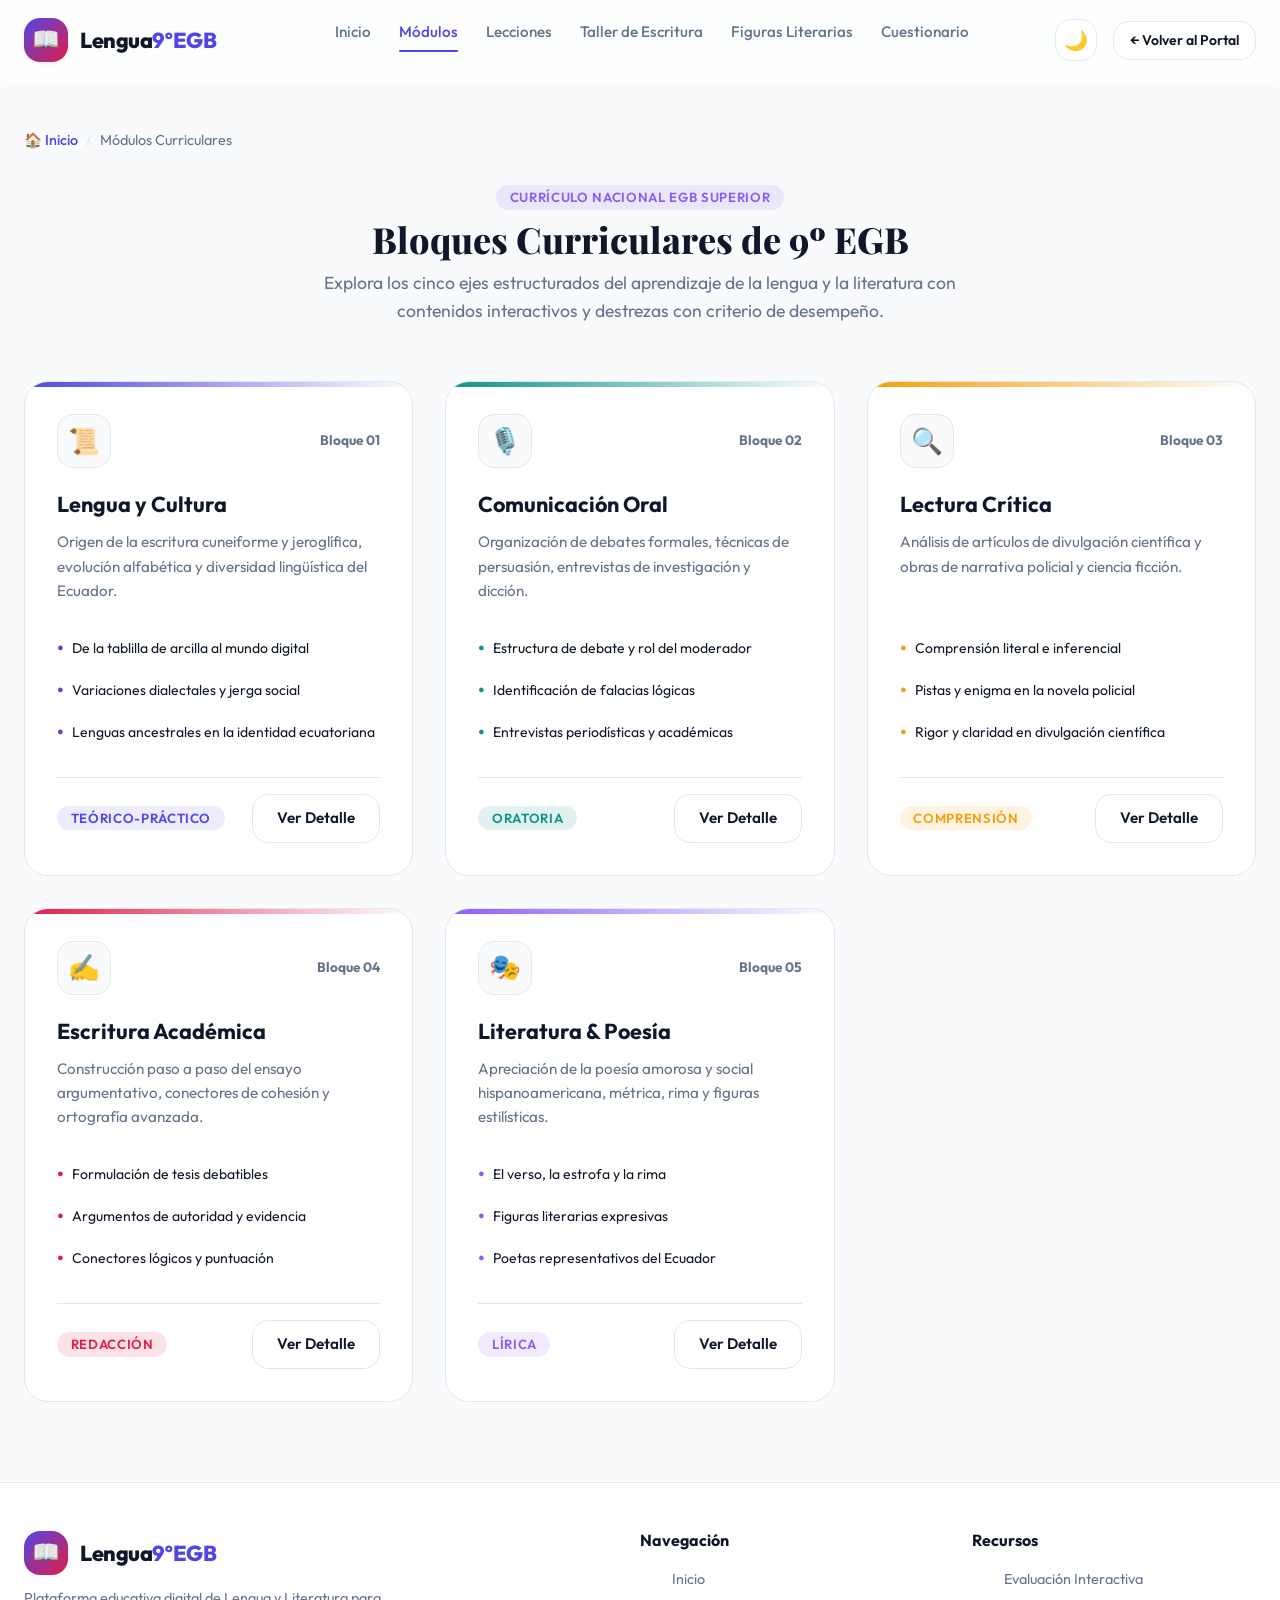
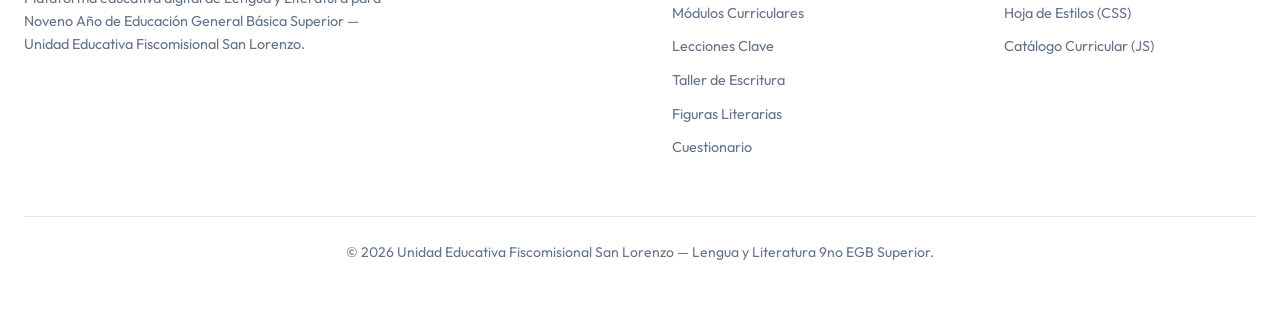
<file: views/modulos.html>
<!DOCTYPE html>
<html lang="es">

<head>
    <meta charset="UTF-8">
    <meta name="viewport" content="width=device-width, initial-scale=1.0">
    <meta name="description"
        content="Bloques Curriculares de Lengua y Literatura para 9.º Año EGB Superior. Explora Lengua y Cultura, Comunicación Oral, Lectura, Escritura y Literatura.">
    <meta name="author" content="Lengua & Literatura 9no EGB - U.E.F. San Lorenzo">
    <title>Módulos Curriculares | Lengua y Literatura 9º EGB</title>

    <!-- Bootstrap 5 CSS & Custom Modular Stylesheet -->
    <link href="https://cdn.jsdelivr.net/npm/bootstrap@5.3.3/dist/css/bootstrap.min.css" rel="stylesheet"
        integrity="sha384-QWTKZyjpPEjISv5WaRU9OFeRpok6YctnYmDr5pNlyT2bRjXh0JMhjY6hW+ALEwIH" crossorigin="anonymous">
    <link rel="stylesheet" href="../css/style.css">
</head>

<body>

    <!-- ==========================================
         HEADER Y NAVEGACIÓN
         ========================================== -->
    <header class="header">
        <div class="container header-container">
            <a href="../index.html" class="logo" id="main-logo">
                <div class="logo-icon">📖</div>
                <div class="logo-text">Lengua<span>9ºEGB</span></div>
            </a>

            <nav>
                <ul class="nav-links">
                    <li><a href="../index.html" class="nav-link">Inicio</a></li>
                    <li><a href="modulos.html" class="nav-link active">Módulos</a></li>
                    <li><a href="lecciones.html" class="nav-link">Lecciones</a></li>
                    <li><a href="taller.html" class="nav-link">Taller de Escritura</a></li>
                    <li><a href="figuras.html" class="nav-link">Figuras Literarias</a></li>
                    <li><a href="cuestionario.html" class="nav-link">Cuestionario</a></li>
                </ul>
            </nav>

            <div class="header-actions">
                <button class="btn btn-icon theme-toggle" id="theme-toggle" aria-label="Cambiar tema de color">
                    🌙
                </button>
                <a href="../index.html" class="btn btn-secondary"
                    style="padding: 0.5rem 1rem; font-size: 0.875rem;">← Volver al Portal</a>
            </div>
        </div>
    </header>

    <main>
        <!-- ==========================================
             SECCIÓN DE MÓDULOS ACADÉMICOS
             ========================================== -->
        <section class="modules-section">
            <div class="container">
                <!-- Breadcrumb -->
                <div class="view-breadcrumb">
                    <a href="../index.html">🏠 Inicio</a>
                    <span class="separator">/</span>
                    <span>Módulos Curriculares</span>
                </div>

                <div style="text-align: center; max-width: 680px; margin: 0 auto 3.5rem;">
                    <span class="badge badge-purple mb-2">Currículo Nacional EGB Superior</span>
                    <h1 class="section-title">Bloques Curriculares de 9º EGB</h1>
                    <p class="section-subtitle">Explora los cinco ejes estructurados del aprendizaje de la lengua y la literatura con contenidos interactivos y destrezas con criterio de desempeño.</p>
                </div>

                <div class="modules-grid">
                    <!-- Módulo 1 -->
                    <article class="module-card" data-module="1">
                        <div class="module-header">
                            <div class="module-icon-wrap">📜</div>
                            <span class="module-number">Bloque 01</span>
                        </div>
                        <h2 class="module-title">Lengua y Cultura</h2>
                        <p class="module-desc">Origen de la escritura cuneiforme y jeroglífica, evolución alfabética y diversidad lingüística del Ecuador.</p>
                        <ul class="module-topics">
                            <li>De la tablilla de arcilla al mundo digital</li>
                            <li>Variaciones dialectales y jerga social</li>
                            <li>Lenguas ancestrales en la identidad ecuatoriana</li>
                        </ul>
                        <div class="module-footer">
                            <span class="badge badge-primary">Teórico-Práctico</span>
                            <button class="btn btn-secondary js-open-module" data-module-id="1">Ver Detalle</button>
                        </div>
                    </article>

                    <!-- Módulo 2 -->
                    <article class="module-card" data-module="2">
                        <div class="module-header">
                            <div class="module-icon-wrap">🎙️</div>
                            <span class="module-number">Bloque 02</span>
                        </div>
                        <h2 class="module-title">Comunicación Oral</h2>
                        <p class="module-desc">Organización de debates formales, técnicas de persuasión, entrevistas de investigación y dicción.</p>
                        <ul class="module-topics">
                            <li>Estructura de debate y rol del moderador</li>
                            <li>Identificación de falacias lógicas</li>
                            <li>Entrevistas periodísticas y académicas</li>
                        </ul>
                        <div class="module-footer">
                            <span class="badge badge-emerald">Oratoria</span>
                            <button class="btn btn-secondary js-open-module" data-module-id="2">Ver Detalle</button>
                        </div>
                    </article>

                    <!-- Módulo 3 -->
                    <article class="module-card" data-module="3">
                        <div class="module-header">
                            <div class="module-icon-wrap">🔍</div>
                            <span class="module-number">Bloque 03</span>
                        </div>
                        <h2 class="module-title">Lectura Crítica</h2>
                        <p class="module-desc">Análisis de artículos de divulgación científica y obras de narrativa policial y ciencia ficción.</p>
                        <ul class="module-topics">
                            <li>Comprensión literal e inferencial</li>
                            <li>Pistas y enigma en la novela policial</li>
                            <li>Rigor y claridad en divulgación científica</li>
                        </ul>
                        <div class="module-footer">
                            <span class="badge badge-amber">Comprensión</span>
                            <button class="btn btn-secondary js-open-module" data-module-id="3">Ver Detalle</button>
                        </div>
                    </article>

                    <!-- Módulo 4 -->
                    <article class="module-card" data-module="4">
                        <div class="module-header">
                            <div class="module-icon-wrap">✍️</div>
                            <span class="module-number">Bloque 04</span>
                        </div>
                        <h2 class="module-title">Escritura Académica</h2>
                        <p class="module-desc">Construcción paso a paso del ensayo argumentativo, conectores de cohesión y ortografía avanzada.</p>
                        <ul class="module-topics">
                            <li>Formulación de tesis debatibles</li>
                            <li>Argumentos de autoridad y evidencia</li>
                            <li>Conectores lógicos y puntuación</li>
                        </ul>
                        <div class="module-footer">
                            <span class="badge badge-rose">Redacción</span>
                            <button class="btn btn-secondary js-open-module" data-module-id="4">Ver Detalle</button>
                        </div>
                    </article>

                    <!-- Módulo 5 -->
                    <article class="module-card" data-module="5">
                        <div class="module-header">
                            <div class="module-icon-wrap">🎭</div>
                            <span class="module-number">Bloque 05</span>
                        </div>
                        <h2 class="module-title">Literatura & Poesía</h2>
                        <p class="module-desc">Apreciación de la poesía amorosa y social hispanoamericana, métrica, rima y figuras estilísticas.</p>
                        <ul class="module-topics">
                            <li>El verso, la estrofa y la rima</li>
                            <li>Figuras literarias expresivas</li>
                            <li>Poetas representativos del Ecuador</li>
                        </ul>
                        <div class="module-footer">
                            <span class="badge badge-purple">Lírica</span>
                            <button class="btn btn-secondary js-open-module" data-module-id="5">Ver Detalle</button>
                        </div>
                    </article>
                </div>
            </div>
        </section>
    </main>

    <!-- ==========================================
         MODAL DE DETALLE DE MÓDULO CURRICULAR
         ========================================== -->
    <div class="modal-overlay" id="module-modal">
        <div class="modal-card">
            <button class="modal-close" id="modal-close" aria-label="Cerrar modal">&times;</button>
            <span class="badge badge-primary" id="modal-badge">Bloque</span>
            <div class="modal-body">
                <h3 id="modal-title">Título del Módulo</h3>
                <div id="modal-body-content">
                    <!-- Contenido inyectado dinámicamente desde modulesModal.js -->
                </div>
            </div>
        </div>
    </div>

    <!-- ==========================================
         FOOTER
         ========================================== -->
    <footer class="footer">
        <div class="container">
            <div class="footer-grid">
                <div class="footer-brand">
                    <a href="../index.html" class="logo">
                        <div class="logo-icon">📖</div>
                        <div class="logo-text">Lengua<span>9ºEGB</span></div>
                    </a>
                    <p>Plataforma educativa digital de Lengua y Literatura para Noveno Año de Educación General Básica Superior — Unidad Educativa Fiscomisional San Lorenzo.</p>
                </div>

                <div class="footer-column">
                    <h5>Navegación</h5>
                    <ul class="footer-links">
                        <li><a href="../index.html">Inicio</a></li>
                        <li><a href="modulos.html">Módulos Curriculares</a></li>
                        <li><a href="lecciones.html">Lecciones Clave</a></li>
                        <li><a href="taller.html">Taller de Escritura</a></li>
                        <li><a href="figuras.html">Figuras Literarias</a></li>
                        <li><a href="cuestionario.html">Cuestionario</a></li>
                    </ul>
                </div>

                <div class="footer-column">
                    <h5>Recursos</h5>
                    <ul class="footer-links">
                        <li><a href="cuestionario.html">Evaluación Interactiva</a></li>
                        <li><a href="../css/style.css" target="_blank">Hoja de Estilos (CSS)</a></li>
                        <li><a href="../js/data/modulesData.js" target="_blank">Catálogo Curricular (JS)</a></li>
                    </ul>
                </div>
            </div>

            <div class="footer-bottom">
                <p>&copy; 2026 Unidad Educativa Fiscomisional San Lorenzo — Lengua y Literatura 9no EGB Superior.</p>
            </div>
        </div>
    </footer>

    <!-- Scripts Modulares -->
    <script src="https://cdn.jsdelivr.net/npm/bootstrap@5.3.3/dist/js/bootstrap.bundle.min.js"
        integrity="sha384-YvpcrYf0tY3lHB60NNkmXc5s9fDVZLESaAA55NDzOxhy9GkcIdslK1eN7N6jIeHz"
        crossorigin="anonymous"></script>
    <script src="../js/data/modulesData.js"></script>
    <script src="../js/modules/theme.js"></script>
    <script src="../js/modules/navigation.js"></script>
    <script src="../js/modules/modulesModal.js"></script>
    <script src="../js/main.js"></script>
</body>

</html>
</file>
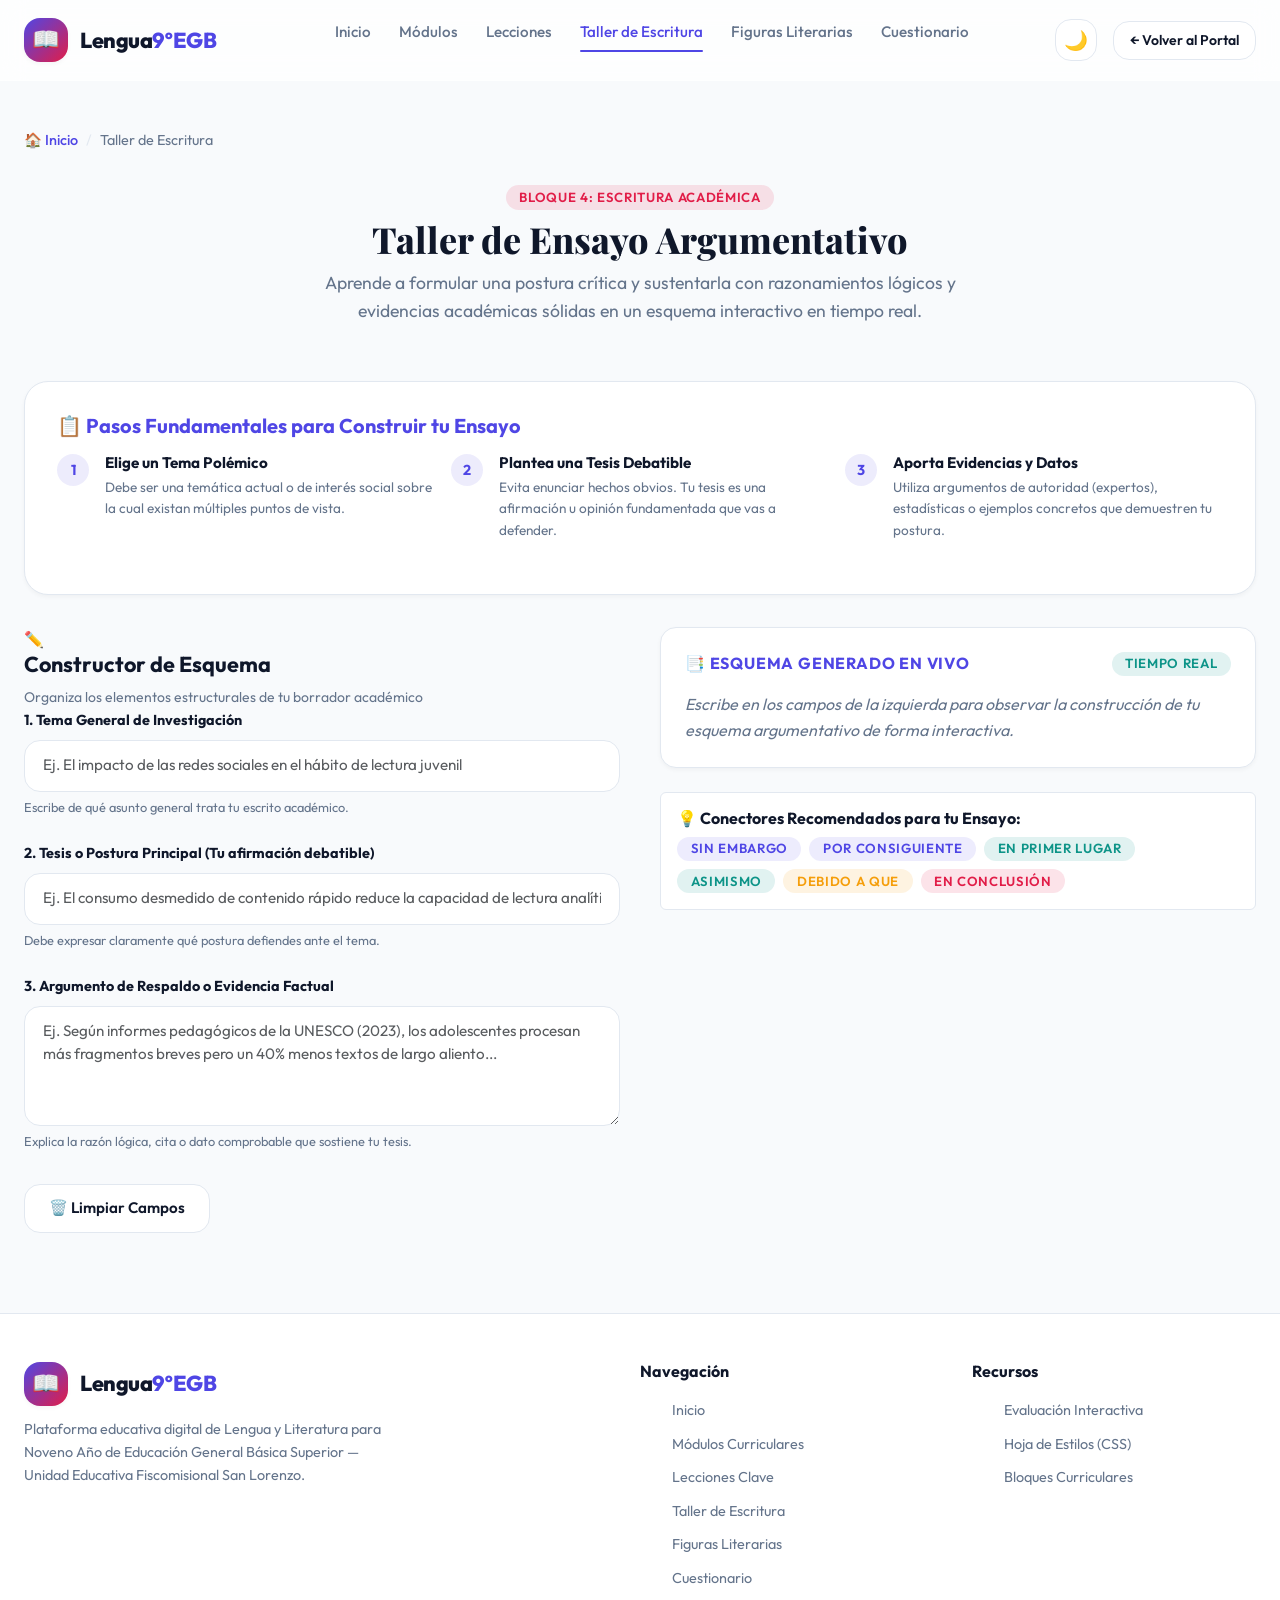
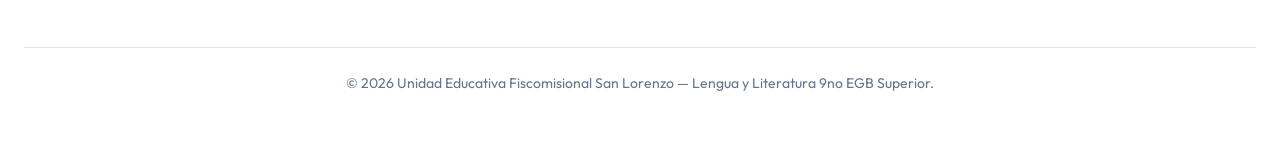
<file: views/taller.html>
<!DOCTYPE html>
<html lang="es">

<head>
    <meta charset="UTF-8">
    <meta name="viewport" content="width=device-width, initial-scale=1.0">
    <meta name="description"
        content="Taller de Escritura de Ensayo Argumentativo para 9.º Año EGB Superior. Aprende a estructurar temas, formular tesis debatibles y redactar argumentos de respaldo con previsualización interactiva.">
    <meta name="author" content="Lengua & Literatura 9no EGB - U.E.F. San Lorenzo">
    <title>Taller de Ensayo Argumentativo | Lengua y Literatura 9º EGB</title>

    <!-- Bootstrap 5 CSS & Custom Modular Stylesheet -->
    <link href="https://cdn.jsdelivr.net/npm/bootstrap@5.3.3/dist/css/bootstrap.min.css" rel="stylesheet"
        integrity="sha384-QWTKZyjpPEjISv5WaRU9OFeRpok6YctnYmDr5pNlyT2bRjXh0JMhjY6hW+ALEwIH" crossorigin="anonymous">
    <link rel="stylesheet" href="../css/style.css">
</head>

<body>

    <!-- ==========================================
         HEADER Y NAVEGACIÓN
         ========================================== -->
    <header class="header">
        <div class="container header-container">
            <a href="../index.html" class="logo" id="main-logo">
                <div class="logo-icon">📖</div>
                <div class="logo-text">Lengua<span>9ºEGB</span></div>
            </a>

            <nav>
                <ul class="nav-links">
                    <li><a href="../index.html" class="nav-link">Inicio</a></li>
                    <li><a href="modulos.html" class="nav-link">Módulos</a></li>
                    <li><a href="lecciones.html" class="nav-link">Lecciones</a></li>
                    <li><a href="taller.html" class="nav-link active">Taller de Escritura</a></li>
                    <li><a href="figuras.html" class="nav-link">Figuras Literarias</a></li>
                    <li><a href="cuestionario.html" class="nav-link">Cuestionario</a></li>
                </ul>
            </nav>

            <div class="header-actions">
                <button class="btn btn-icon theme-toggle" id="theme-toggle" aria-label="Cambiar tema de color">
                    🌙
                </button>
                <a href="../index.html" class="btn btn-secondary"
                    style="padding: 0.5rem 1rem; font-size: 0.875rem;">← Volver al Portal</a>
            </div>
        </div>
    </header>

    <main>
        <!-- ==========================================
             SECCIÓN DEL TALLER DE REDACCIÓN
             ========================================== -->
        <section class="essay-section">
            <div class="container">
                <!-- Breadcrumb -->
                <div class="view-breadcrumb">
                    <a href="../index.html">🏠 Inicio</a>
                    <span class="separator">/</span>
                    <span>Taller de Escritura</span>
                </div>

                <div style="text-align: center; max-width: 680px; margin: 0 auto 3.5rem;">
                    <span class="badge badge-rose mb-2">Bloque 4: Escritura Académica</span>
                    <h1 class="section-title">Taller de Ensayo Argumentativo</h1>
                    <p class="section-subtitle">Aprende a formular una postura crítica y sustentarla con razonamientos lógicos y evidencias académicas sólidas en un esquema interactivo en tiempo real.</p>
                </div>

                <!-- Guía Metodológica Previa -->
                <div class="essay-guidelines-box">
                    <h2 class="h5 fw-bold mb-3" style="color: var(--primary);">📋 Pasos Fundamentales para Construir tu Ensayo</h2>
                    <div class="row g-3">
                        <div class="col-md-4">
                            <div class="guideline-step">
                                <div class="step-num">1</div>
                                <div class="step-body">
                                    <h6>Elige un Tema Polémico</h6>
                                    <p>Debe ser una temática actual o de interés social sobre la cual existan múltiples puntos de vista.</p>
                                </div>
                            </div>
                        </div>
                        <div class="col-md-4">
                            <div class="guideline-step">
                                <div class="step-num">2</div>
                                <div class="step-body">
                                    <h6>Plantea una Tesis Debatible</h6>
                                    <p>Evita enunciar hechos obvios. Tu tesis es una afirmación u opinión fundamentada que vas a defender.</p>
                                </div>
                            </div>
                        </div>
                        <div class="col-md-4">
                            <div class="guideline-step">
                                <div class="step-num">3</div>
                                <div class="step-body">
                                    <h6>Aporta Evidencias y Datos</h6>
                                    <p>Utiliza argumentos de autoridad (expertos), estadísticas o ejemplos concretos que demuestren tu postura.</p>
                                </div>
                            </div>
                        </div>
                    </div>
                </div>

                <!-- Área de Trabajo Interactiva (Formulario + Previsualización en Vivo) -->
                <div class="essay-workspace-grid">
                    <!-- Formulario del Borrador -->
                    <div class="tool-card">
                        <div class="tool-header">
                            <div class="tool-icon">✏️</div>
                            <div>
                                <h3 style="font-size:1.35rem; font-weight:700;">Constructor de Esquema</h3>
                                <p style="font-size:0.875rem; color:var(--text-muted); margin:0;">Organiza los elementos estructurales de tu borrador académico</p>
                            </div>
                        </div>

                        <form id="essay-form" onsubmit="event.preventDefault();">
                            <div class="form-group">
                                <label for="essay-topic">1. Tema General de Investigación</label>
                                <input type="text" id="essay-topic" class="form-control"
                                    placeholder="Ej. El impacto de las redes sociales en el hábito de lectura juvenil">
                                <div class="form-hint">Escribe de qué asunto general trata tu escrito académico.</div>
                            </div>

                            <div class="form-group">
                                <label for="essay-thesis">2. Tesis o Postura Principal (Tu afirmación debatible)</label>
                                <input type="text" id="essay-thesis" class="form-control"
                                    placeholder="Ej. El consumo desmedido de contenido rápido reduce la capacidad de lectura analítica">
                                <div class="form-hint">Debe expresar claramente qué postura defiendes ante el tema.</div>
                            </div>

                            <div class="form-group">
                                <label for="essay-arg">3. Argumento de Respaldo o Evidencia Factual</label>
                                <textarea id="essay-arg" class="form-control"
                                    placeholder="Ej. Según informes pedagógicos de la UNESCO (2023), los adolescentes procesan más fragmentos breves pero un 40% menos textos de largo aliento..."></textarea>
                                <div class="form-hint">Explica la razón lógica, cita o dato comprobable que sostiene tu tesis.</div>
                            </div>

                            <div class="d-flex gap-2 pt-2">
                                <button type="button" class="btn btn-secondary" id="btn-limpiar-ensayo">
                                    🗑️ Limpiar Campos
                                </button>
                            </div>
                        </form>
                    </div>

                    <!-- Panel de Previsualización en Tiempo Real -->
                    <div>
                        <div class="essay-preview" style="margin-top:0;">
                            <div class="d-flex align-items-center justify-content-between mb-3">
                                <h4 class="h6 fw-bold m-0" style="color:var(--primary); text-transform:uppercase; letter-spacing:0.05em;">
                                    📑 Esquema Generado en Vivo
                                </h4>
                                <span class="badge badge-emerald">Tiempo Real</span>
                            </div>
                            
                            <div id="essay-preview-output">
                                <em style="color: var(--text-muted);">Escribe en los campos de la izquierda para observar la construcción de tu esquema argumentativo de forma interactiva.</em>
                            </div>
                        </div>

                        <!-- Consejos de Conectores Lógicos -->
                        <div class="mt-4 p-3 rounded" style="background:var(--bg-card); border:1px solid var(--border-color);">
                            <h5 class="fw-bold fs-6 mb-2" style="color:var(--text-main);">💡 Conectores Recomendados para tu Ensayo:</h5>
                            <div class="d-flex flex-wrap gap-2">
                                <span class="badge badge-primary">Sin embargo</span>
                                <span class="badge badge-primary">Por consiguiente</span>
                                <span class="badge badge-emerald">En primer lugar</span>
                                <span class="badge badge-emerald">Asimismo</span>
                                <span class="badge badge-amber">Debido a que</span>
                                <span class="badge badge-rose">En conclusión</span>
                            </div>
                        </div>
                    </div>
                </div>
            </div>
        </section>
    </main>

    <!-- ==========================================
         FOOTER
         ========================================== -->
    <footer class="footer">
        <div class="container">
            <div class="footer-grid">
                <div class="footer-brand">
                    <a href="../index.html" class="logo">
                        <div class="logo-icon">📖</div>
                        <div class="logo-text">Lengua<span>9ºEGB</span></div>
                    </a>
                    <p>Plataforma educativa digital de Lengua y Literatura para Noveno Año de Educación General Básica Superior — Unidad Educativa Fiscomisional San Lorenzo.</p>
                </div>

                <div class="footer-column">
                    <h5>Navegación</h5>
                    <ul class="footer-links">
                        <li><a href="../index.html">Inicio</a></li>
                        <li><a href="modulos.html">Módulos Curriculares</a></li>
                        <li><a href="lecciones.html">Lecciones Clave</a></li>
                        <li><a href="taller.html">Taller de Escritura</a></li>
                        <li><a href="figuras.html">Figuras Literarias</a></li>
                        <li><a href="cuestionario.html">Cuestionario</a></li>
                    </ul>
                </div>

                <div class="footer-column">
                    <h5>Recursos</h5>
                    <ul class="footer-links">
                        <li><a href="cuestionario.html">Evaluación Interactiva</a></li>
                        <li><a href="../css/style.css" target="_blank">Hoja de Estilos (CSS)</a></li>
                        <li><a href="modulos.html">Bloques Curriculares</a></li>
                    </ul>
                </div>
            </div>

            <div class="footer-bottom">
                <p>&copy; 2026 Unidad Educativa Fiscomisional San Lorenzo — Lengua y Literatura 9no EGB Superior.</p>
            </div>
        </div>
    </footer>

    <!-- Scripts Modulares -->
    <script src="https://cdn.jsdelivr.net/npm/bootstrap@5.3.3/dist/js/bootstrap.bundle.min.js"
        integrity="sha384-YvpcrYf0tY3lHB60NNkmXc5s9fDVZLESaAA55NDzOxhy9GkcIdslK1eN7N6jIeHz"
        crossorigin="anonymous"></script>
    <script src="../js/modules/theme.js"></script>
    <script src="../js/modules/navigation.js"></script>
    <script src="../js/modules/essayBuilder.js"></script>
    <script src="../js/main.js"></script>
</body>

</html>
</file>
<file: css/style.css>
/* ==========================================================================
   Lengua y Literatura 9no EGB - Sistema de Estilos y Diseño Modular
   Unidad Educativa Fiscomisional San Lorenzo
   ========================================================================== */

/* 1. Base, Tokens de Diseño, Reset y Tipografías */
@import url('base.css');

/* 2. Componentes Comunes (Header, Footer, Botones, Badges, Modales, Toast) */
@import url('components.css');

/* 3. Vistas y Módulos Específicos */
@import url('views/portal.css');
@import url('views/modules.css');
@import url('views/lessons.css');
@import url('views/essay.css');
@import url('views/flashcards.css');
@import url('views/quiz.css');
</file>
